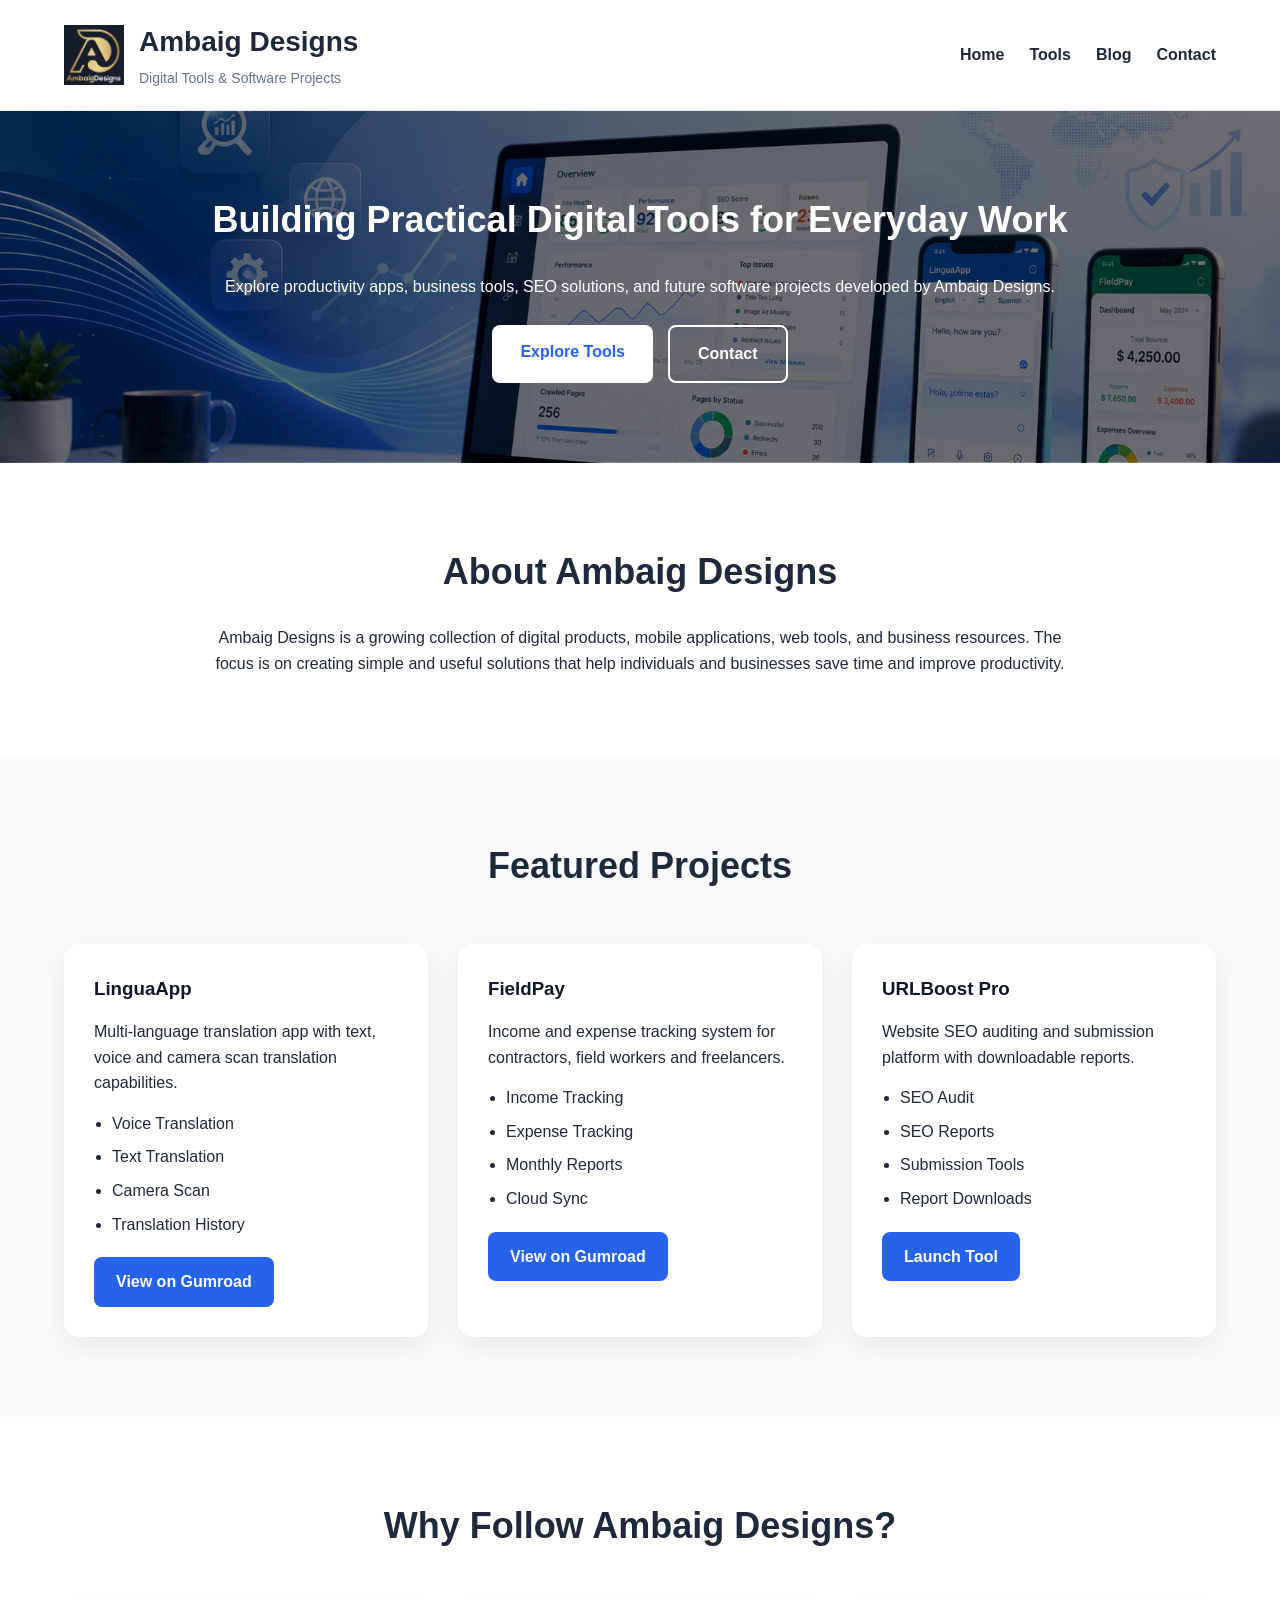
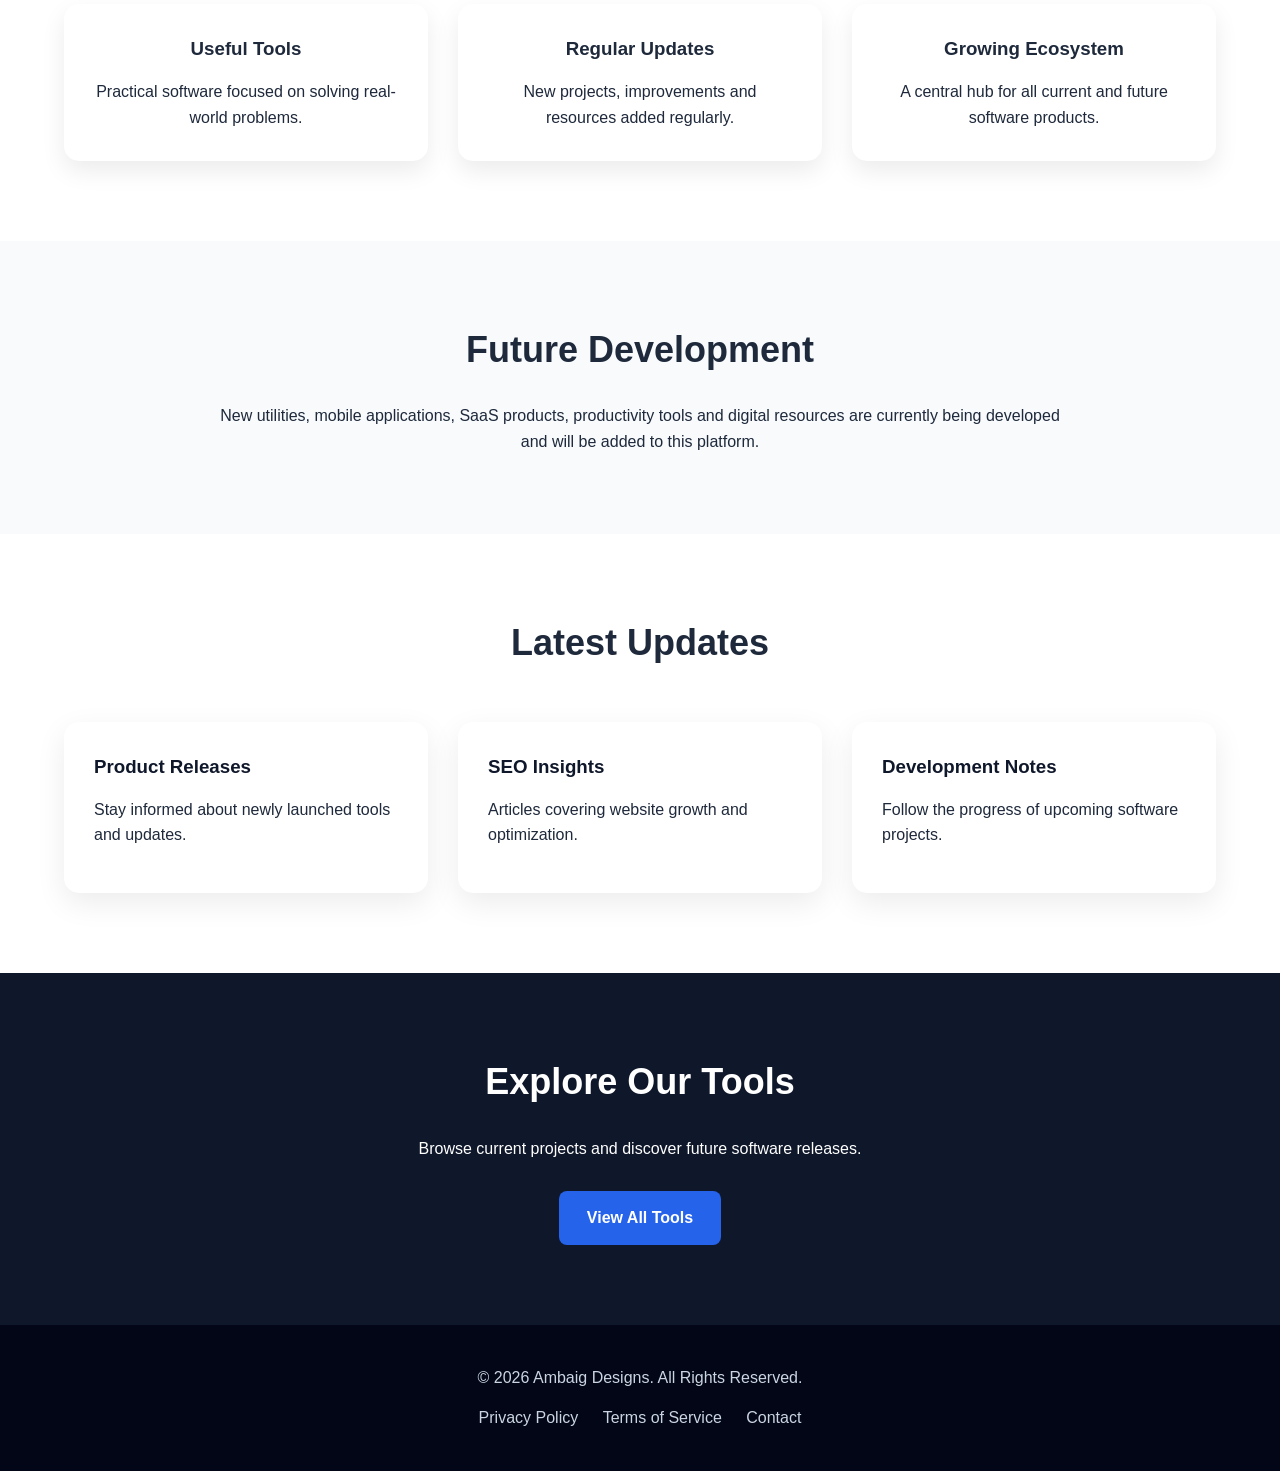
<file: index.html>
<!DOCTYPE html>
<html lang="en">
<head>
<meta charset="UTF-8">
<meta name="viewport" content="width=device-width, initial-scale=1.0">

<title>Ambaig Designs | Digital Tools, Apps & Software Projects</title>

<meta name="description" content="Discover productivity apps, SEO tools, software projects and digital products built by Ambaig Designs including LinguaApp, FieldPay and URLBoost Pro.">

<meta name="keywords" content="Ambaig Designs, LinguaApp, FieldPay, URLBoost Pro, productivity apps, SEO tools, software projects">
<link rel="stylesheet" href="assets/css/style.css">
<link rel="icon" href="favicon.ico">
<link rel="apple-touch-icon" href="apple-touch-icon.png">
<link rel="manifest" href="site.webmanifest">
<meta name="theme-color" content="#2563eb">
</head>

<body>

<header class="header">
    <div class="container">
        <div class="brand">

    <img
        src="assets/images/ambaigdesignslogo.png"
        alt="Ambaig Designs Logo"
        class="logo">

    <div>
        <h1>Ambaig Designs</h1>
        <span>Digital Tools & Software Projects</span>
    </div>

</div>

        <nav>
            <ul>
                <li><a href="index.html">Home</a></li>
                <li><a href="tools.html">Tools</a></li>
                <li><a href="blog.html">Blog</a></li>
                <li><a href="contact.html">Contact</a></li>
            </ul>
        </nav>
    </div>
</header>

<section class="hero1">
    <div class="container">

        <h2>Building Practical Digital Tools for Everyday Work</h2>

        <p>
            Explore productivity apps, business tools, SEO solutions,
            and future software projects developed by Ambaig Designs.
        </p>
        <br>
        <div class="hero-buttons">
            <a href="tools.html" class="btn-primary">Explore Tools</a>
            <a href="contact.html" class="btn-secondary">Contact</a>
        </div>

    </div>
</section>

<section class="intro">
    <div class="container">

        <h2>About Ambaig Designs</h2>

        <p>
            Ambaig Designs is a growing collection of digital products,
            mobile applications, web tools, and business resources.
            The focus is on creating simple and useful solutions that
            help individuals and businesses save time and improve productivity.
        </p>

    </div>
</section>

<section class="projects">
    <div class="container">

        <h2>Featured Projects</h2>

        <div class="grid">

            <div class="card">
                <h3>LinguaApp</h3>

                <p>
                    Multi-language translation app with text, voice
                    and camera scan translation capabilities.
                </p>

                <ul>
                    <li>Voice Translation</li>
                    <li>Text Translation</li>
                    <li>Camera Scan</li>
                    <li>Translation History</li>
                </ul>

                <a href="https://ambaig50.gumroad.com/l/fedtp" class="card-btn">
                    View on Gumroad
                </a>
            </div>

            <div class="card">
                <h3>FieldPay</h3>

                <p>
                    Income and expense tracking system for
                    contractors, field workers and freelancers.
                </p>

                <ul>
                    <li>Income Tracking</li>
                    <li>Expense Tracking</li>
                    <li>Monthly Reports</li>
                    <li>Cloud Sync</li>
                </ul>

                <a href="#" class="card-btn">
                    View on Gumroad
                </a>
            </div>

            <div class="card">
                <h3>URLBoost Pro</h3>

                <p>
                    Website SEO auditing and submission platform
                    with downloadable reports.
                </p>

                <ul>
                    <li>SEO Audit</li>
                    <li>SEO Reports</li>
                    <li>Submission Tools</li>
                    <li>Report Downloads</li>
                </ul>

                <a href="https://urlboost-pro.vercel.app/" class="card-btn">
                    Launch Tool
                </a>
            </div>

        </div>

    </div>
</section>

<section class="features">
    <div class="container">

        <h2>Why Follow Ambaig Designs?</h2>

        <div class="grid">

            <div class="feature-box">
                <h3>Useful Tools</h3>
                <p>
                    Practical software focused on solving real-world problems.
                </p>
            </div>

            <div class="feature-box">
                <h3>Regular Updates</h3>
                <p>
                    New projects, improvements and resources added regularly.
                </p>
            </div>

            <div class="feature-box">
                <h3>Growing Ecosystem</h3>
                <p>
                    A central hub for all current and future software products.
                </p>
            </div>

        </div>

    </div>
</section>

<section class="roadmap">
    <div class="container">

        <h2>Future Development</h2>

        <p>
            New utilities, mobile applications, SaaS products,
            productivity tools and digital resources are currently
            being developed and will be added to this platform.
        </p>

    </div>
</section>

<section class="updates">
    <div class="container">

        <h2>Latest Updates</h2>

        <div class="grid">

            <div class="card">
                <h3>Product Releases</h3>
                <p>
                    Stay informed about newly launched tools and updates.
                </p>
            </div>

            <div class="card">
                <h3>SEO Insights</h3>
                <p>
                    Articles covering website growth and optimization.
                </p>
            </div>

            <div class="card">
                <h3>Development Notes</h3>
                <p>
                    Follow the progress of upcoming software projects.
                </p>
            </div>

        </div>

    </div>
</section>

<section class="cta">
    <div class="container">

        <h2>Explore Our Tools</h2>

        <p>
            Browse current projects and discover future software releases.
        </p>

        <a href="tools.html" class="btn-primary">
            View All Tools
        </a>

    </div>
</section>

<footer class="footer">

    <div class="container">

        <p>© 2026 Ambaig Designs. All Rights Reserved.</p>

        <div class="footer-links">
            <a href="privacy.html">Privacy Policy</a>
            <a href="terms.html">Terms of Service</a>
            <a href="contact.html">Contact</a>
        </div>

    </div>

</footer>

</body>
</html>
</file>
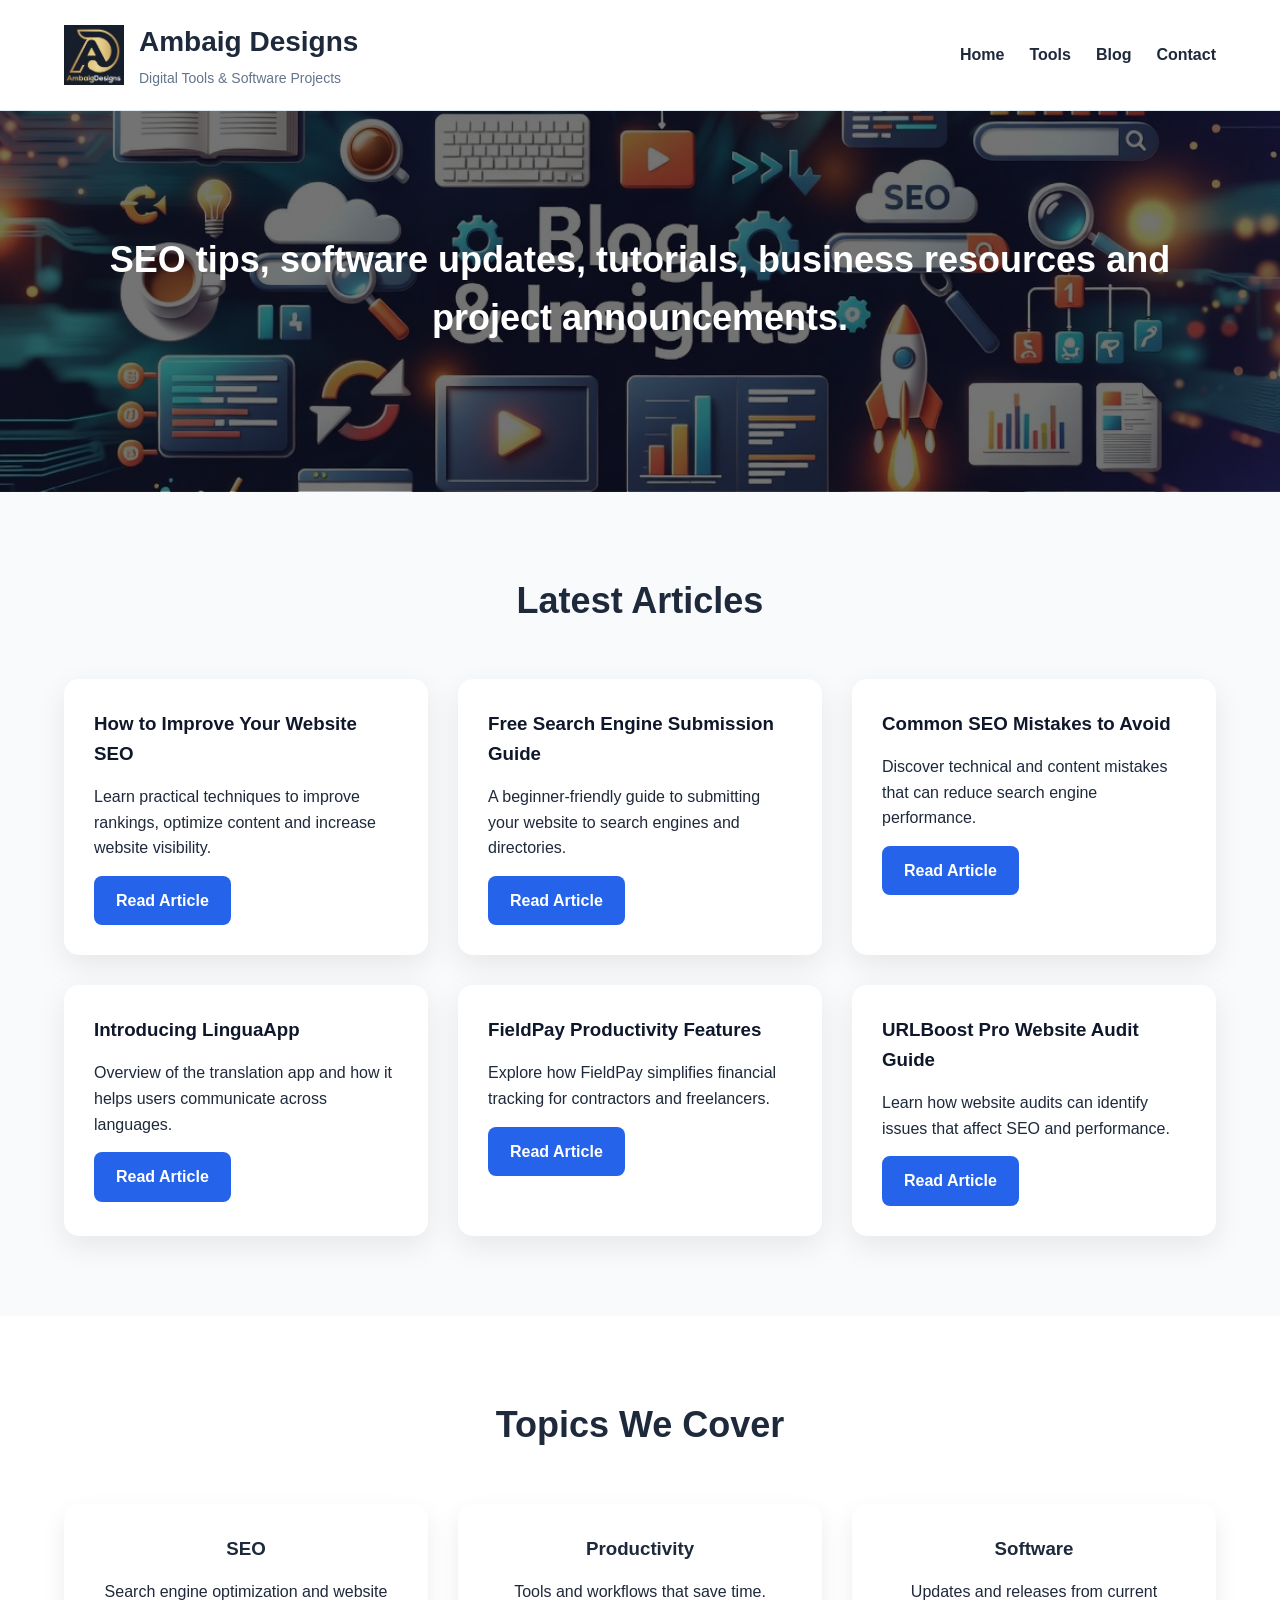
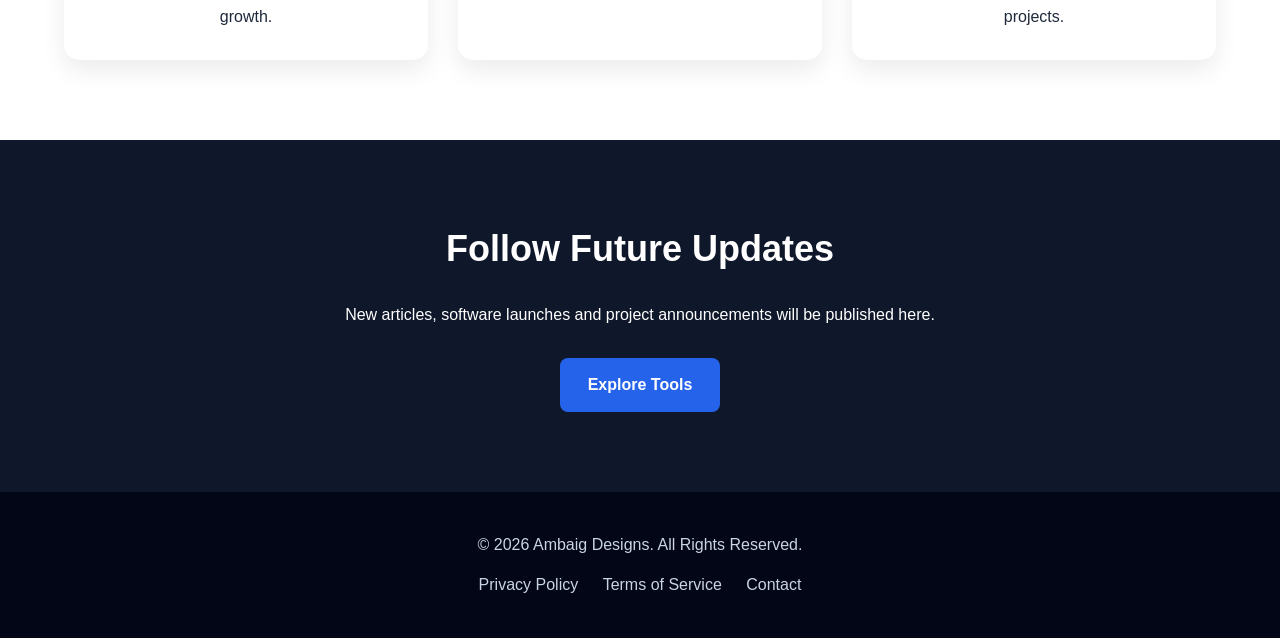
<file: blog.html>
<!DOCTYPE html>
<html lang="en">
<head>
<meta charset="UTF-8">
<meta name="viewport" content="width=device-width, initial-scale=1.0">

<title>Blog | Ambaig Designs</title>

<meta name="description" content="Insights, tutorials, SEO tips, product updates and digital business resources from Ambaig Designs.">

<meta name="keywords" content="SEO blog, productivity tips, software updates, digital business, Ambaig Designs">

<link rel="stylesheet" href="assets/css/style.css">

<link rel="manifest" href="site.webmanifest">

<link rel="icon" href="favicon.ico">

<meta name="theme-color" content="#2563eb">

</head>

<body>

<header class="header">
<div class="container">

<div class="brand">

<img src="assets/images/ambaigdesignslogo.png"
alt="Ambaig Designs"
class="logo">

<div>
<h1>Ambaig Designs</h1>
<span>Digital Tools & Software Projects</span>
</div>

</div>

<nav>
<ul>
<li><a href="index.html">Home</a></li>
<li><a href="tools.html">Tools</a></li>
<li><a href="blog.html">Blog</a></li>
<li><a href="contact.html">Contact</a></li>
</ul>
</nav>

</div>
</header>

<section class="hero3">

<div class="container">

<h2>SEO tips, software updates, tutorials,
business resources and project announcements.
</h2>

</div>

</section>

<section class="projects">

<div class="container">

<h2>Latest Articles</h2>

<div class="grid">

<div class="card">

<h3>How to Improve Your Website SEO</h3>

<p>
Learn practical techniques to improve rankings,
optimize content and increase website visibility.
</p>

<a href="blog/improve-website-seo.html" class="card-btn">
Read Article
</a>

</div>

<div class="card">

<h3>Free Search Engine Submission Guide</h3>

<p>
A beginner-friendly guide to submitting your
website to search engines and directories.
</p>

<a href="blog/free-search-engine-submission-guide.html" class="card-btn">
Read Article
</a>

</div>

<div class="card">

<h3>Common SEO Mistakes to Avoid</h3>

<p>
Discover technical and content mistakes that
can reduce search engine performance.
</p>

<a href="blog/common-seo-mistakes.html" class="card-btn">
Read Article
</a>

</div>

<div class="card">

<h3>Introducing LinguaApp</h3>

<p>
Overview of the translation app and how it
helps users communicate across languages.
</p>

<a href="blog/linguaapp-overview.html" class="card-btn">
Read Article
</a>

</div>

<div class="card">

<h3>FieldPay Productivity Features</h3>

<p>
Explore how FieldPay simplifies financial
tracking for contractors and freelancers.
</p>

<a href="blog/fieldpay-features.html" class="card-btn">
Read Article
</a>

</div>

<div class="card">

<h3>URLBoost Pro Website Audit Guide</h3>

<p>
Learn how website audits can identify issues
that affect SEO and performance.
</p>

<a href="blog/urlboost-pro-guide.html" class="card-btn">
Read Article
</a>

</div>

</div>

</div>

</section>

<section class="features">

<div class="container">

<h2>Topics We Cover</h2>

<div class="grid">

<div class="feature-box">
<h3>SEO</h3>
<p>Search engine optimization and website growth.</p>
</div>

<div class="feature-box">
<h3>Productivity</h3>
<p>Tools and workflows that save time.</p>
</div>

<div class="feature-box">
<h3>Software</h3>
<p>Updates and releases from current projects.</p>
</div>

</div>

</div>

</section>

<section class="cta">

<div class="container">

<h2>Follow Future Updates</h2>

<p>
New articles, software launches and project
announcements will be published here.
</p>

<a href="tools.html" class="btn-primary">
Explore Tools
</a>

</div>

</section>

<footer class="footer">

<div class="container">

<p>
© 2026 Ambaig Designs. All Rights Reserved.
</p>

<div class="footer-links">

<a href="privacy.html">Privacy Policy</a>

<a href="terms.html">Terms of Service</a>

<a href="contact.html">Contact</a>

</div>

</div>

</footer>

</body>
</html>
</file>
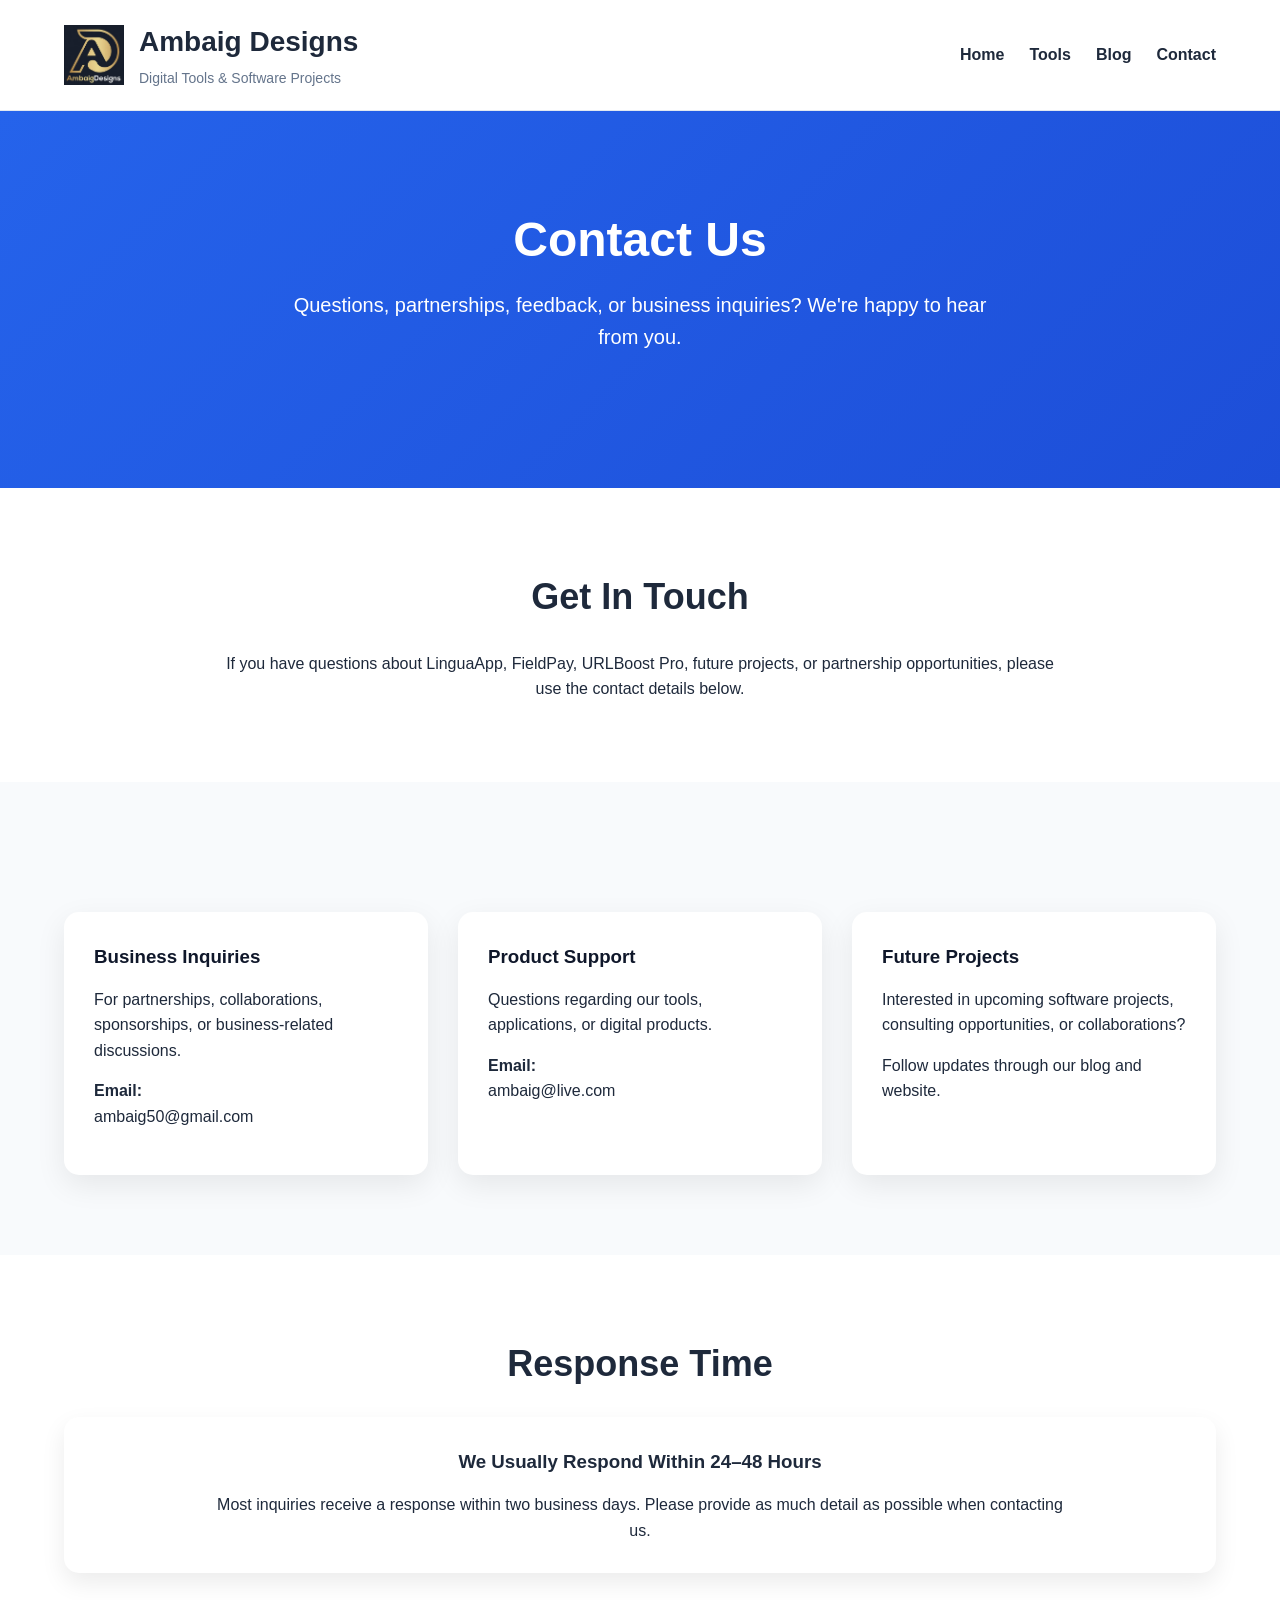
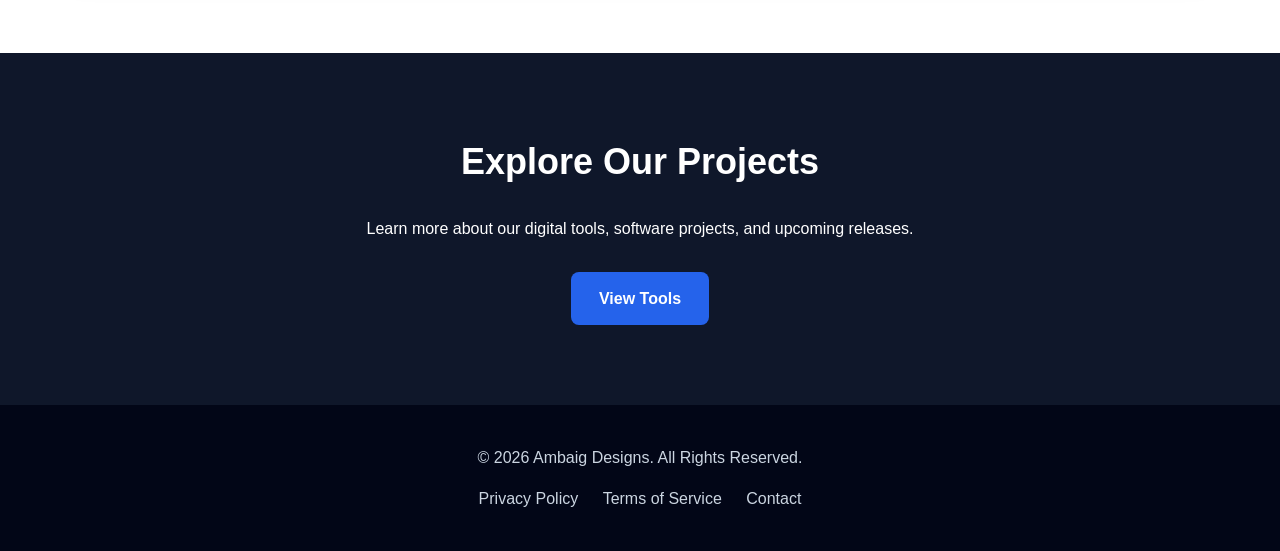
<file: contact.html>
<!DOCTYPE html>
<html lang="en">
<head>
<meta charset="UTF-8">
<meta name="viewport" content="width=device-width, initial-scale=1.0">

<title>Contact | Ambaig Designs</title>

<meta name="description" content="Contact Ambaig Designs for business inquiries, partnerships, product questions, and support.">

<link rel="stylesheet" href="assets/css/style.css">
<link rel="manifest" href="site.webmanifest">
<link rel="icon" href="favicon.ico">
<meta name="theme-color" content="#2563eb">

</head>

<body>

<header class="header">

<div class="container">

<div class="brand">

<img src="assets/images/ambaigdesignslogo.png"
alt="Ambaig Designs"
class="logo">

<div>
<h1>Ambaig Designs</h1>
<span>Digital Tools & Software Projects</span>
</div>

</div>

<nav>
<ul>
<li><a href="index.html">Home</a></li>
<li><a href="tools.html">Tools</a></li>
<li><a href="blog.html">Blog</a></li>
<li><a href="contact.html">Contact</a></li>
</ul>
</nav>

</div>

</header>

<section class="hero">

<div class="container">

<h2>Contact Us</h2>

<p>
Questions, partnerships, feedback, or business inquiries?
We're happy to hear from you.
</p>

</div>

</section>

<section class="intro">

<div class="container">

<h2>Get In Touch</h2>

<p>
If you have questions about LinguaApp, FieldPay,
URLBoost Pro, future projects, or partnership opportunities,
please use the contact details below.
</p>

</div>

</section>

<section class="projects">

<div class="container">

<div class="grid">

<div class="card">

<h3>Business Inquiries</h3>

<p>
For partnerships, collaborations, sponsorships,
or business-related discussions.
</p>

<p>
<strong>Email:</strong><br>
ambaig50@gmail.com
</p>

</div>

<div class="card">

<h3>Product Support</h3>

<p>
Questions regarding our tools, applications,
or digital products.
</p>

<p>
<strong>Email:</strong><br>
ambaig@live.com
</p>

</div>

<div class="card">

<h3>Future Projects</h3>

<p>
Interested in upcoming software projects,
consulting opportunities, or collaborations?
</p>

<p>
Follow updates through our blog and website.
</p>

</div>

</div>

</div>

</section>

<section class="features">

<div class="container">

<h2>Response Time</h2>

<div class="feature-box">

<h3>We Usually Respond Within 24–48 Hours</h3>

<p>
Most inquiries receive a response within two business days.
Please provide as much detail as possible when contacting us.
</p>

</div>

</div>

</section>

<section class="cta">

<div class="container">

<h2>Explore Our Projects</h2>

<p>
Learn more about our digital tools, software projects,
and upcoming releases.
</p>

<a href="tools.html" class="btn-primary">
View Tools
</a>

</div>

</section>

<footer class="footer">

<div class="container">

<p>
© 2026 Ambaig Designs. All Rights Reserved.
</p>

<div class="footer-links">

<a href="privacy.html">Privacy Policy</a>

<a href="terms.html">Terms of Service</a>

<a href="contact.html">Contact</a>

</div>

</div>

</footer>

</body>
</html>
</file>
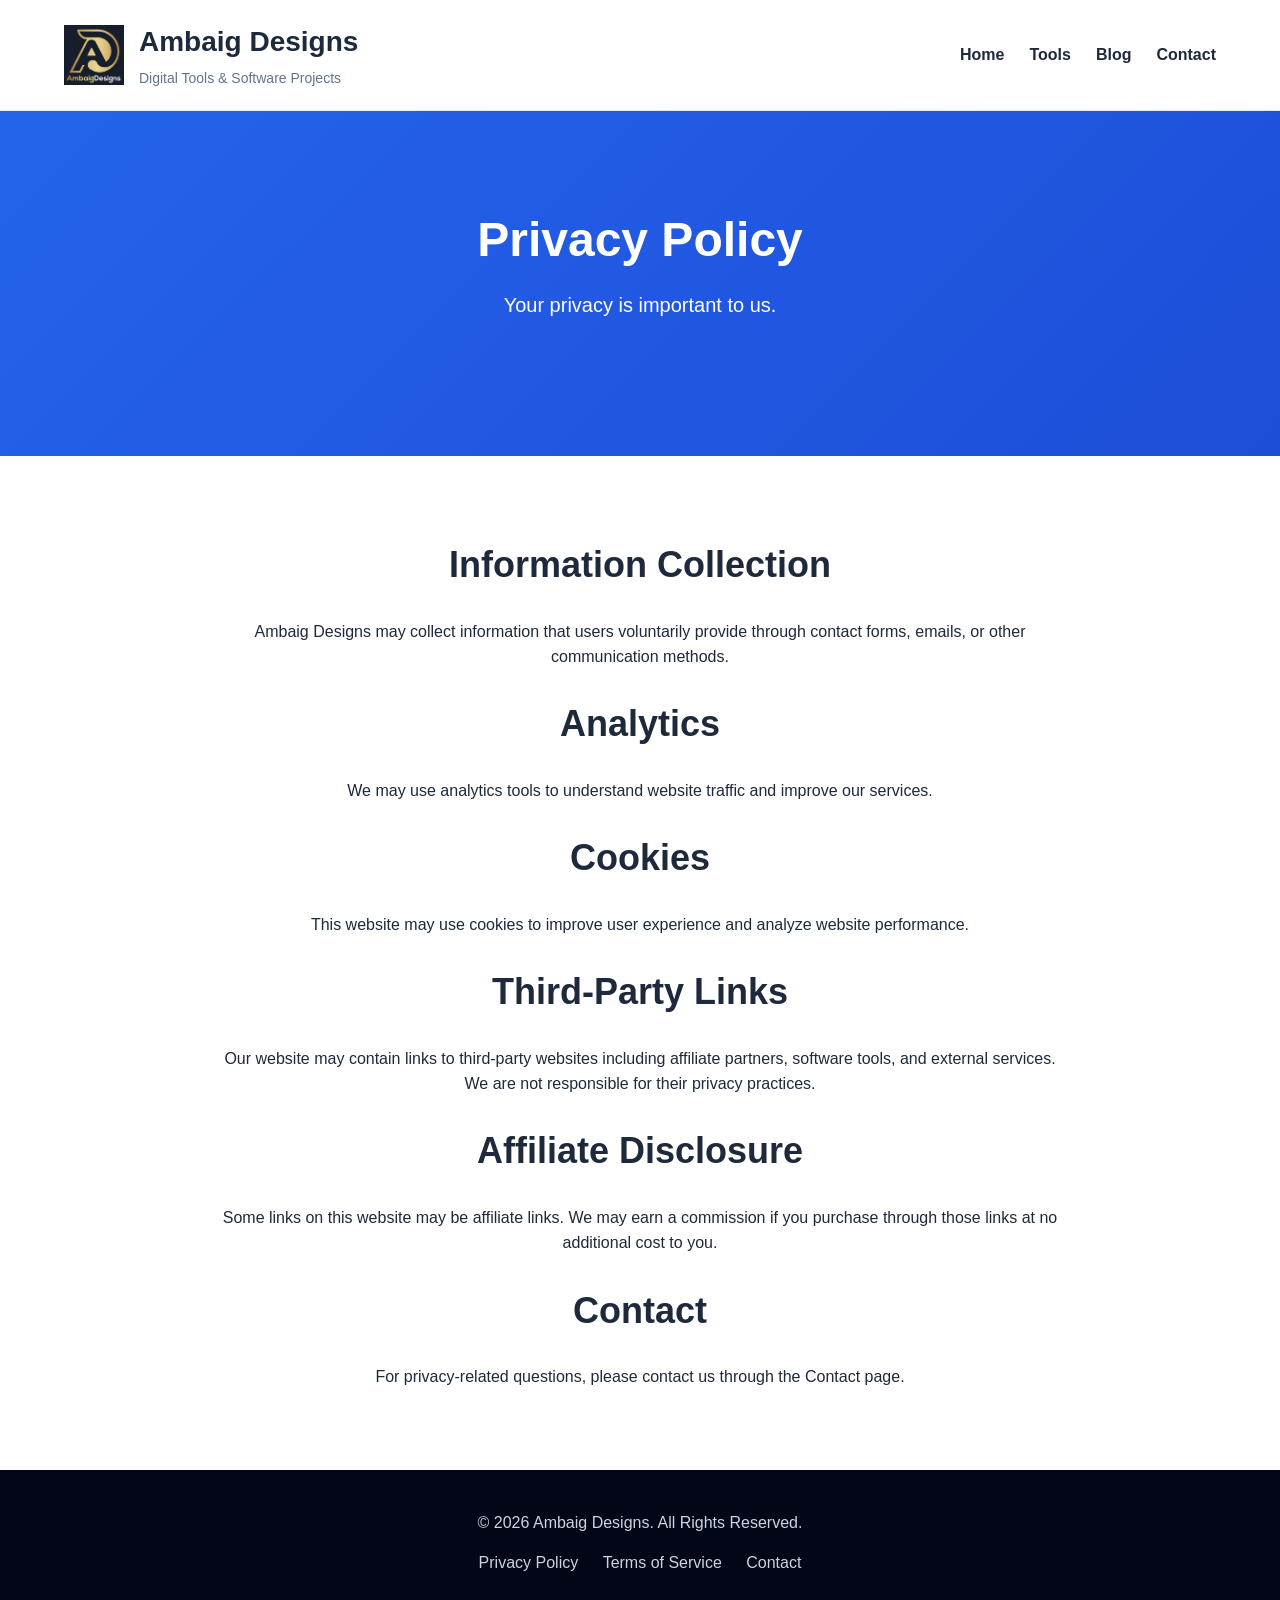
<file: privacy.html>
<!DOCTYPE html>
<html lang="en">
<head>
<meta charset="UTF-8">
<meta name="viewport" content="width=device-width, initial-scale=1.0">

<title>Privacy Policy | Ambaig Designs</title>

<meta name="description" content="Privacy Policy for Ambaig Designs.">

<link rel="stylesheet" href="assets/css/style.css">
<link rel="manifest" href="site.webmanifest">
<link rel="icon" href="favicon.ico">
</head>

<body>

<header class="header">
<div class="container">

<div class="brand">
<img src="assets/images/ambaigdesignslogo.png"
alt="Ambaig Designs"
class="logo">

<div>
<h1>Ambaig Designs</h1>
<span>Digital Tools & Software Projects</span>
</div>
</div>

<nav>
<ul>
<li><a href="index.html">Home</a></li>
<li><a href="tools.html">Tools</a></li>
<li><a href="blog.html">Blog</a></li>
<li><a href="contact.html">Contact</a></li>
</ul>
</nav>

</div>
</header>

<section class="hero">
<div class="container">
<h2>Privacy Policy</h2>
<p>Your privacy is important to us.</p>
</div>
</section>

<section class="intro">
<div class="container">

<h2>Information Collection</h2>

<p>
Ambaig Designs may collect information that users voluntarily provide through contact forms, emails, or other communication methods.
</p>

<br>

<h2>Analytics</h2>

<p>
We may use analytics tools to understand website traffic and improve our services.
</p>

<br>

<h2>Cookies</h2>

<p>
This website may use cookies to improve user experience and analyze website performance.
</p>

<br>

<h2>Third-Party Links</h2>

<p>
Our website may contain links to third-party websites including affiliate partners, software tools, and external services. We are not responsible for their privacy practices.
</p>

<br>

<h2>Affiliate Disclosure</h2>

<p>
Some links on this website may be affiliate links. We may earn a commission if you purchase through those links at no additional cost to you.
</p>

<br>

<h2>Contact</h2>

<p>
For privacy-related questions, please contact us through the Contact page.
</p>

</div>
</section>

<footer class="footer">
<div class="container">
<p>© 2026 Ambaig Designs. All Rights Reserved.</p>

<div class="footer-links">
<a href="privacy.html">Privacy Policy</a>
<a href="terms.html">Terms of Service</a>
<a href="contact.html">Contact</a>
</div>

</div>
</footer>

</body>
</html>
</file>
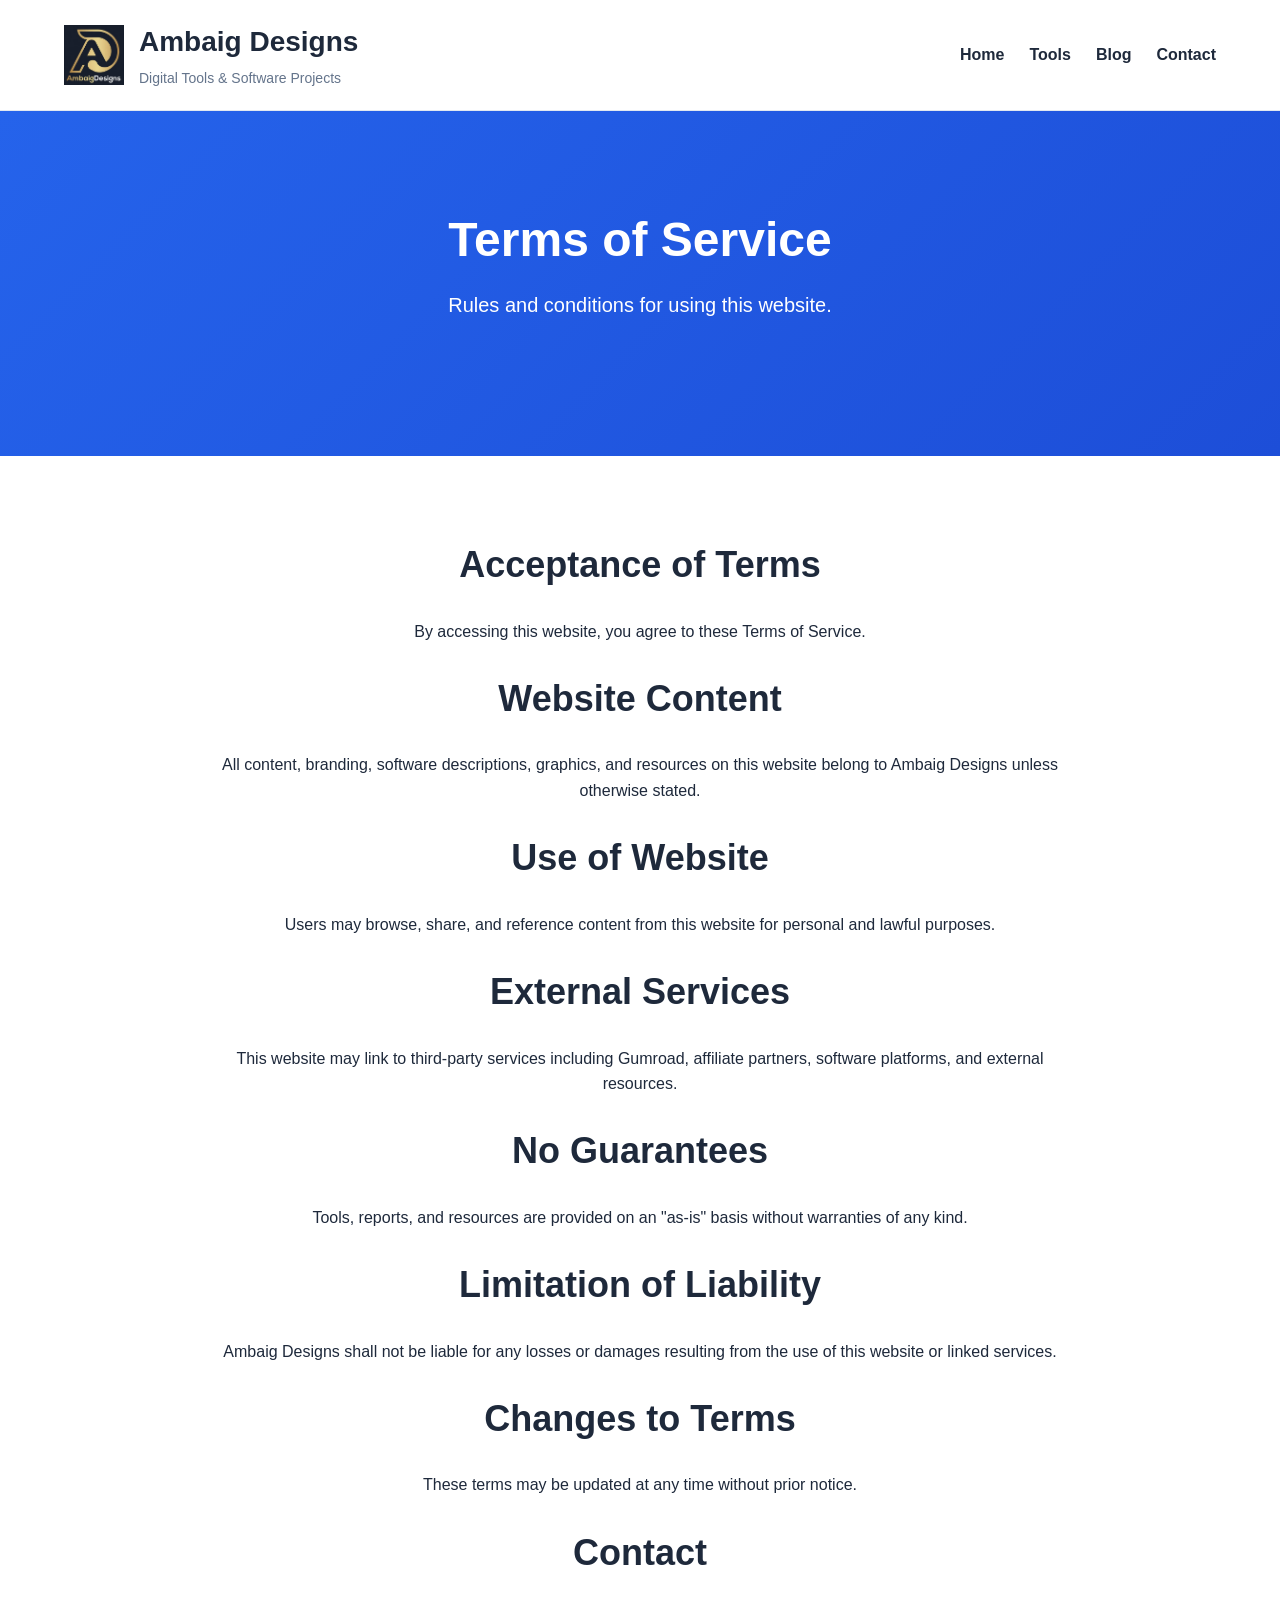
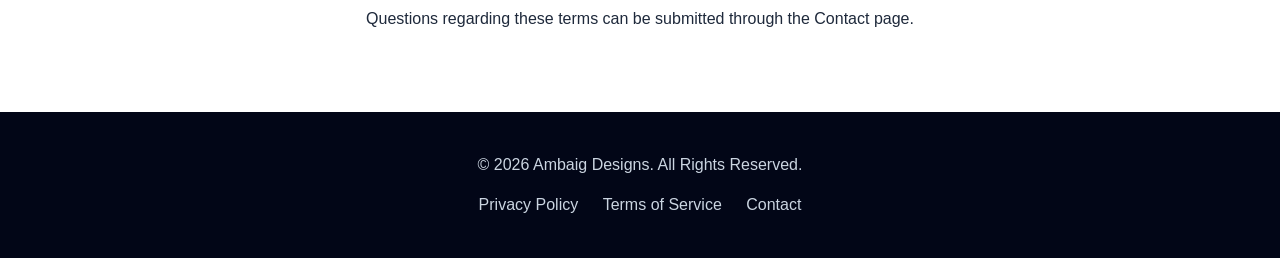
<file: terms.html>
<!DOCTYPE html>
<html lang="en">
<head>
<meta charset="UTF-8">
<meta name="viewport" content="width=device-width, initial-scale=1.0">

<title>Terms of Service | Ambaig Designs</title>

<meta name="description" content="Terms of Service for Ambaig Designs.">

<link rel="stylesheet" href="assets/css/style.css">
<link rel="manifest" href="site.webmanifest">
<link rel="icon" href="favicon.ico">
</head>

<body>

<header class="header">
<div class="container">

<div class="brand">
<img src="assets/images/ambaigdesignslogo.png"
alt="Ambaig Designs"
class="logo">

<div>
<h1>Ambaig Designs</h1>
<span>Digital Tools & Software Projects</span>
</div>
</div>

<nav>
<ul>
<li><a href="index.html">Home</a></li>
<li><a href="tools.html">Tools</a></li>
<li><a href="blog.html">Blog</a></li>
<li><a href="contact.html">Contact</a></li>
</ul>
</nav>

</div>
</header>

<section class="hero">
<div class="container">
<h2>Terms of Service</h2>
<p>Rules and conditions for using this website.</p>
</div>
</section>

<section class="intro">
<div class="container">

<h2>Acceptance of Terms</h2>

<p>
By accessing this website, you agree to these Terms of Service.
</p>

<br>

<h2>Website Content</h2>

<p>
All content, branding, software descriptions, graphics, and resources on this website belong to Ambaig Designs unless otherwise stated.
</p>

<br>

<h2>Use of Website</h2>

<p>
Users may browse, share, and reference content from this website for personal and lawful purposes.
</p>

<br>

<h2>External Services</h2>

<p>
This website may link to third-party services including Gumroad, affiliate partners, software platforms, and external resources.
</p>

<br>

<h2>No Guarantees</h2>

<p>
Tools, reports, and resources are provided on an "as-is" basis without warranties of any kind.
</p>

<br>

<h2>Limitation of Liability</h2>

<p>
Ambaig Designs shall not be liable for any losses or damages resulting from the use of this website or linked services.
</p>

<br>

<h2>Changes to Terms</h2>

<p>
These terms may be updated at any time without prior notice.
</p>

<br>

<h2>Contact</h2>

<p>
Questions regarding these terms can be submitted through the Contact page.
</p>

</div>
</section>

<footer class="footer">
<div class="container">

<p>© 2026 Ambaig Designs. All Rights Reserved.</p>

<div class="footer-links">
<a href="privacy.html">Privacy Policy</a>
<a href="terms.html">Terms of Service</a>
<a href="contact.html">Contact</a>
</div>

</div>
</footer>

</body>
</html>
</file>
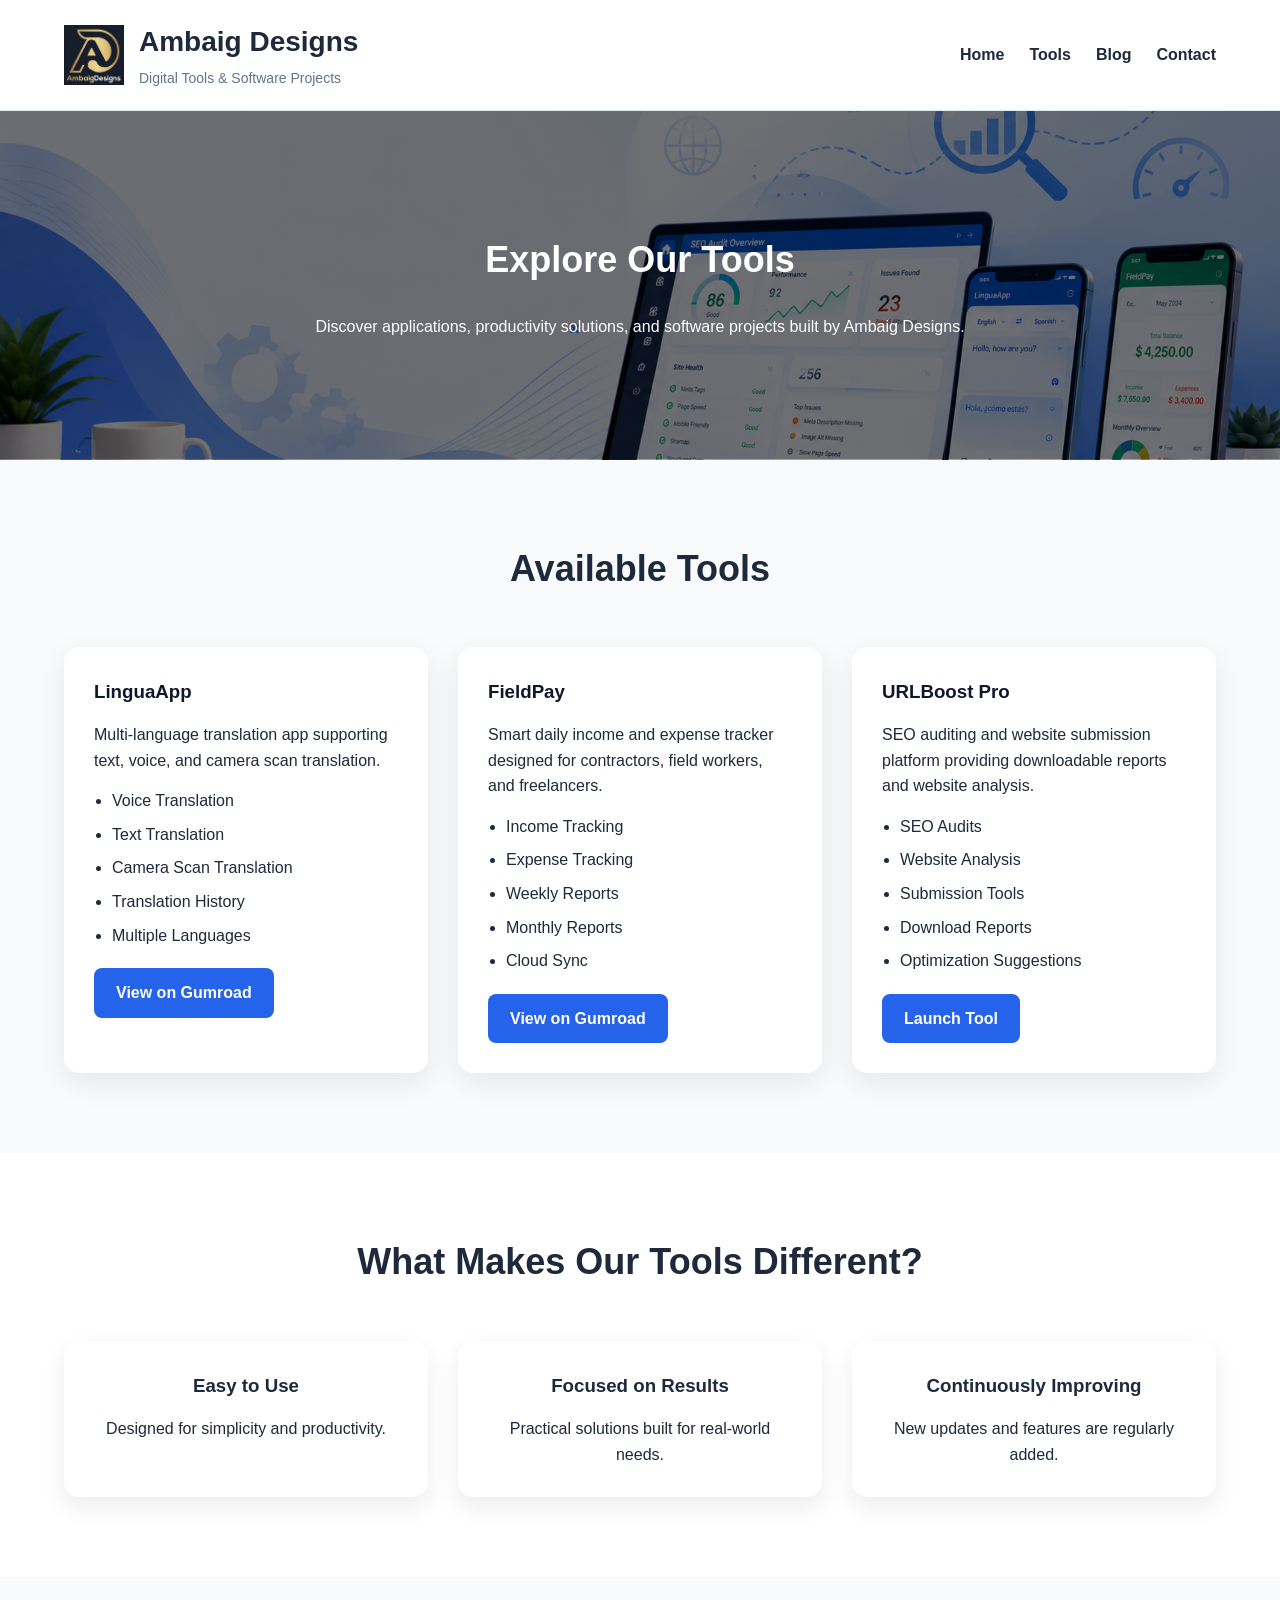
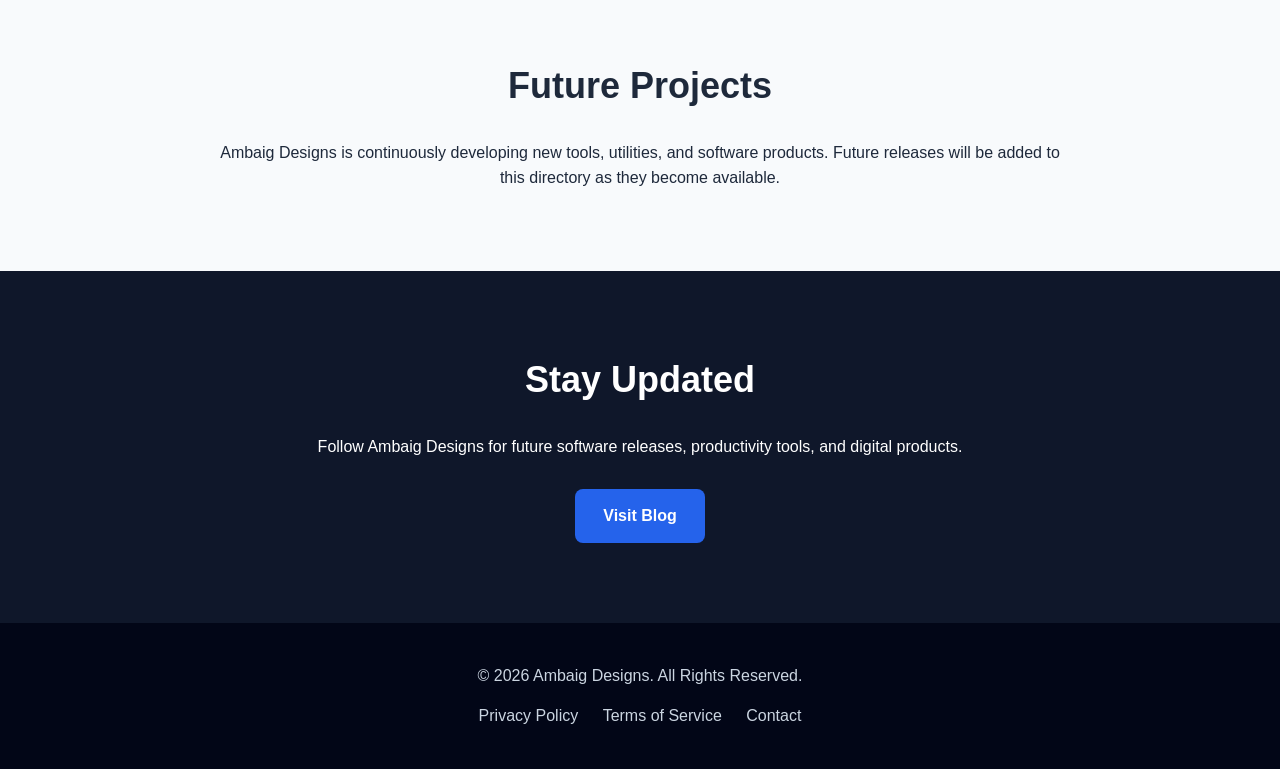
<file: tools.html>
<!DOCTYPE html>
<html lang="en">
<head>
<meta charset="UTF-8">
<meta name="viewport" content="width=device-width, initial-scale=1.0">

<title>Tools | Ambaig Designs</title>

<meta name="description" content="Explore digital tools and software projects by Ambaig Designs including LinguaApp, FieldPay and URLBoost Pro.">

<meta name="keywords" content="LinguaApp, FieldPay, URLBoost Pro, productivity tools, translation app, SEO tools">

<link rel="stylesheet" href="assets/css/style.css">

<link rel="manifest" href="site.webmanifest">

<link rel="icon" href="favicon.ico">

<meta name="theme-color" content="#2563eb">

</head>

<body>

<header class="header">
    <div class="container">

        <div class="brand">

            <img
                src="assets/images/ambaigdesignslogo.png"
                alt="Ambaig Designs"
                class="logo">

            <div>
                <h1>Ambaig Designs</h1>
                <span>Digital Tools & Software Projects</span>
            </div>

        </div>

        <nav>
            <ul>
                <li><a href="index.html">Home</a></li>
                <li><a href="tools.html">Tools</a></li>
                <li><a href="blog.html">Blog</a></li>
                <li><a href="contact.html">Contact</a></li>
            </ul>
        </nav>

    </div>
</header>

<section class="hero2">

    <div class="container">

        <h2>Explore Our Tools</h2>

        <p>
            Discover applications, productivity solutions,
            and software projects built by Ambaig Designs.
        </p>

    </div>

</section>

<section class="projects">

    <div class="container">

        <h2>Available Tools</h2>

        <div class="grid">

            <div class="card">

                <h3>LinguaApp</h3>

                <p>
                    Multi-language translation app supporting
                    text, voice, and camera scan translation.
                </p>

                <ul>
                    <li>Voice Translation</li>
                    <li>Text Translation</li>
                    <li>Camera Scan Translation</li>
                    <li>Translation History</li>
                    <li>Multiple Languages</li>
                </ul>

                <a href="https://ambaig50.gumroad.com/l/fedtp"
                   class="card-btn">
                    View on Gumroad
                </a>

            </div>

            <div class="card">

                <h3>FieldPay</h3>

                <p>
                    Smart daily income and expense tracker
                    designed for contractors, field workers,
                    and freelancers.
                </p>

                <ul>
                    <li>Income Tracking</li>
                    <li>Expense Tracking</li>
                    <li>Weekly Reports</li>
                    <li>Monthly Reports</li>
                    <li>Cloud Sync</li>
                </ul>

                <a href="#"
                   class="card-btn">
                    View on Gumroad
                </a>

            </div>

            <div class="card">

                <h3>URLBoost Pro</h3>

                <p>
                    SEO auditing and website submission platform
                    providing downloadable reports and website analysis.
                </p>

                <ul>
                    <li>SEO Audits</li>
                    <li>Website Analysis</li>
                    <li>Submission Tools</li>
                    <li>Download Reports</li>
                    <li>Optimization Suggestions</li>
                </ul>

                <a href="https://urlboost-pro.vercel.app/"
                   target="_blank"
                   class="card-btn">
                    Launch Tool
                </a>

            </div>

        </div>

    </div>

</section>

<section class="features">

    <div class="container">

        <h2>What Makes Our Tools Different?</h2>

        <div class="grid">

            <div class="feature-box">

                <h3>Easy to Use</h3>

                <p>
                    Designed for simplicity and productivity.
                </p>

            </div>

            <div class="feature-box">

                <h3>Focused on Results</h3>

                <p>
                    Practical solutions built for real-world needs.
                </p>

            </div>

            <div class="feature-box">

                <h3>Continuously Improving</h3>

                <p>
                    New updates and features are regularly added.
                </p>

            </div>

        </div>

    </div>

</section>

<section class="roadmap">

    <div class="container">

        <h2>Future Projects</h2>

        <p>
            Ambaig Designs is continuously developing new tools,
            utilities, and software products. Future releases will
            be added to this directory as they become available.
        </p>

    </div>

</section>

<section class="cta">

    <div class="container">

        <h2>Stay Updated</h2>

        <p>
            Follow Ambaig Designs for future software releases,
            productivity tools, and digital products.
        </p>

        <a href="blog.html"
           class="btn-primary">
            Visit Blog
        </a>

    </div>

</section>

<footer class="footer">

    <div class="container">

        <p>
            © 2026 Ambaig Designs. All Rights Reserved.
        </p>

        <div class="footer-links">

            <a href="privacy.html">
                Privacy Policy
            </a>

            <a href="terms.html">
                Terms of Service
            </a>

            <a href="contact.html">
                Contact
            </a>

        </div>

    </div>

</footer>

</body>
</html>
</file>
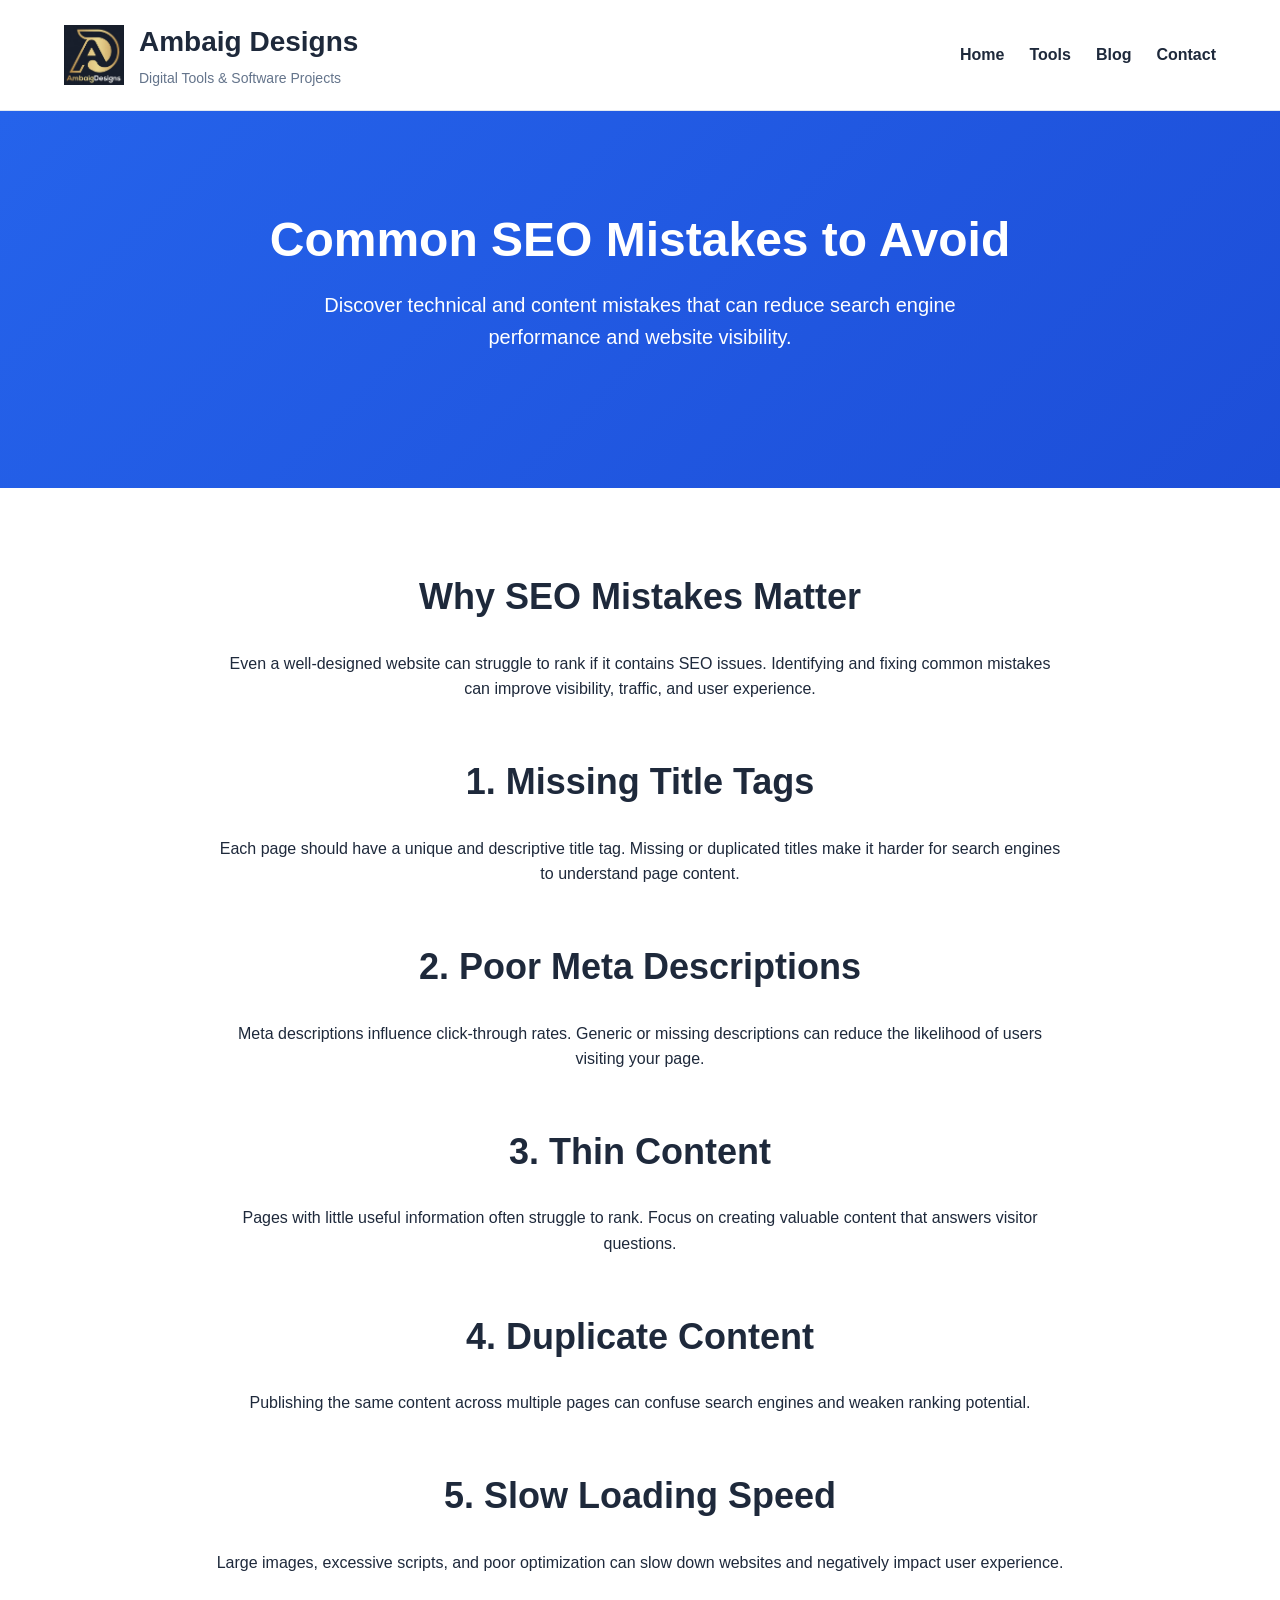
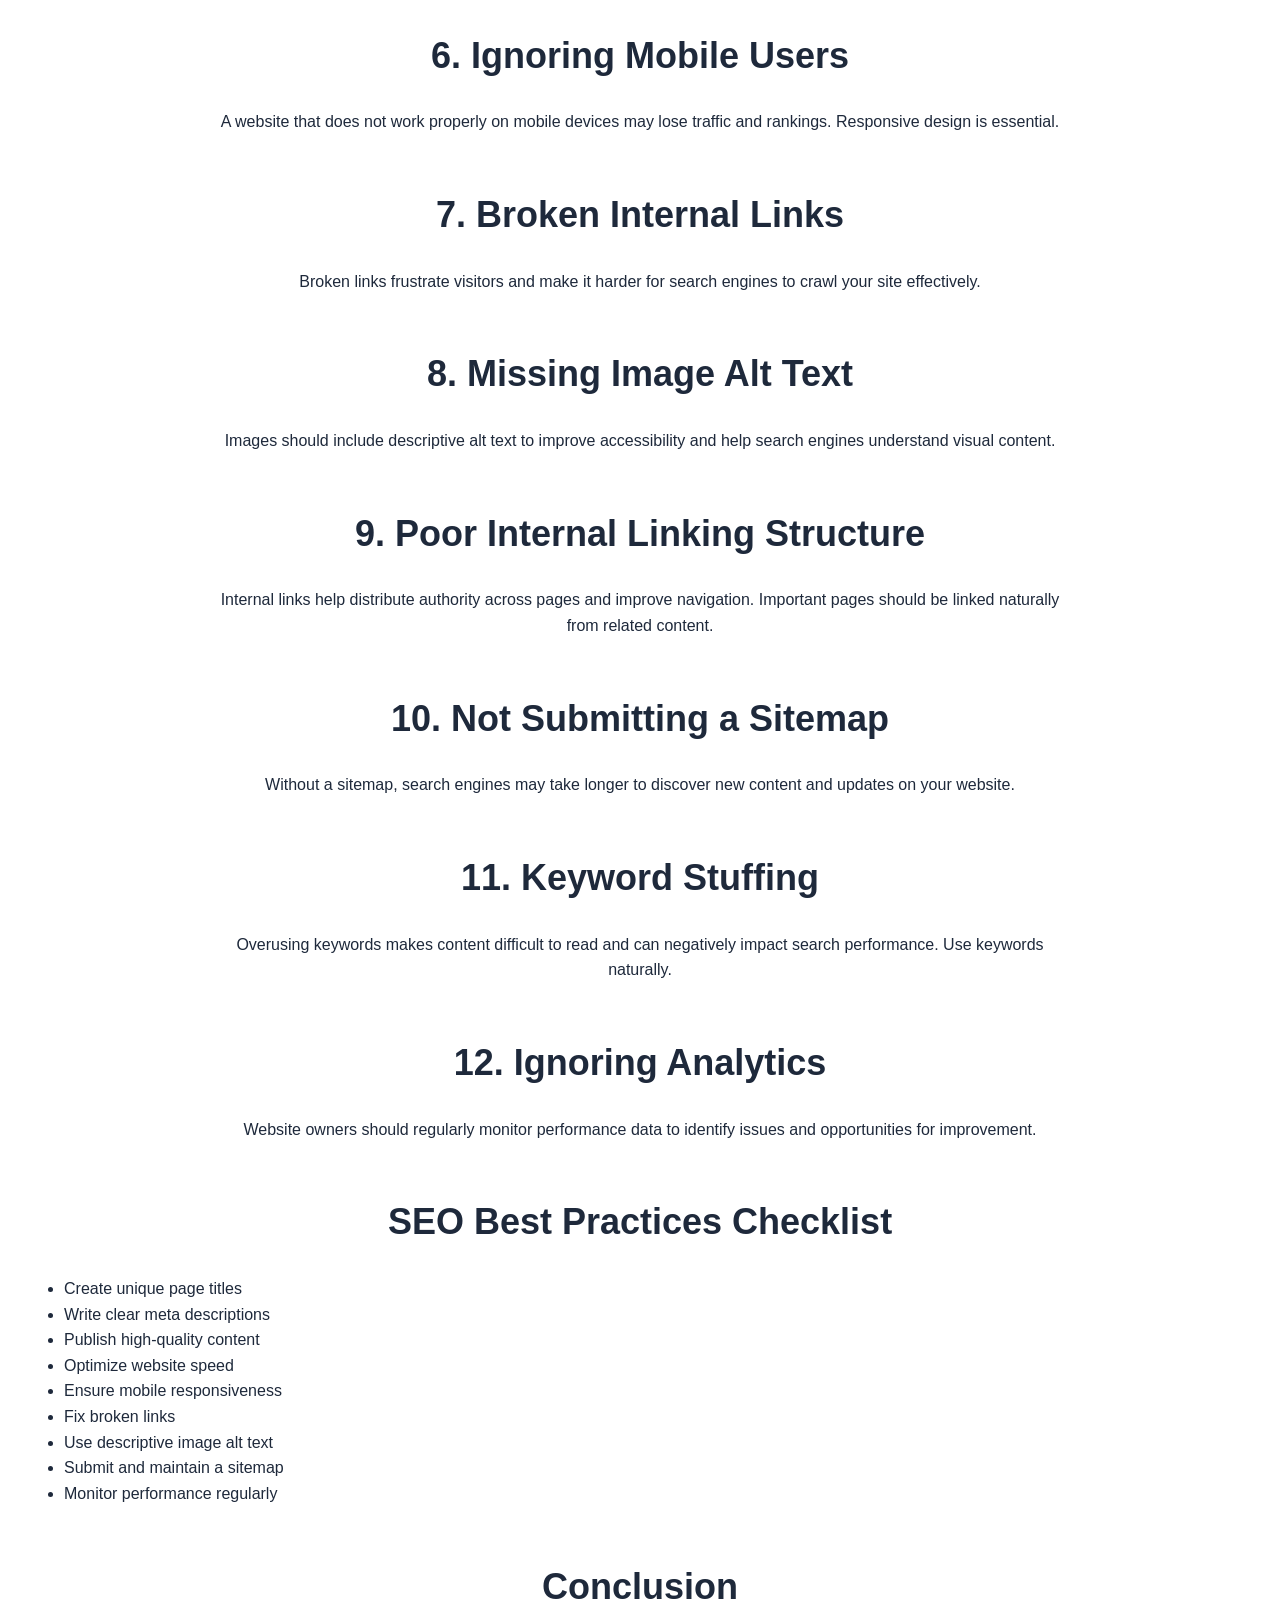
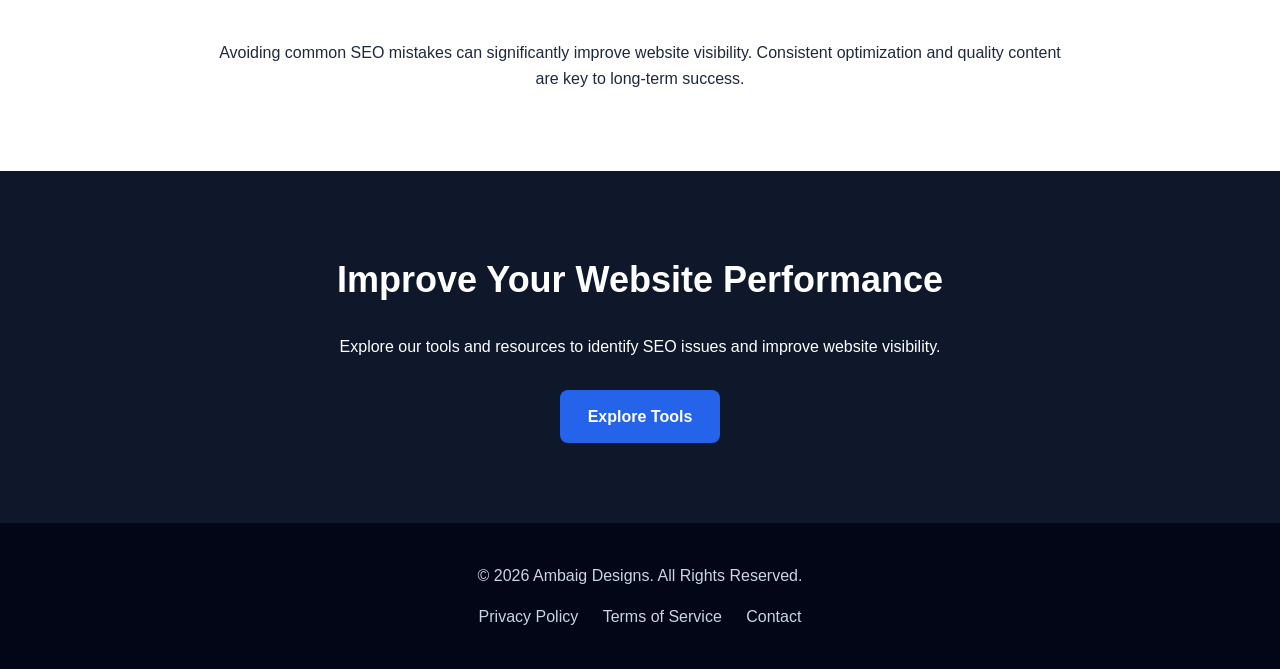
<file: blog/common-seo-mistakes.html>
<!DOCTYPE html>
<html lang="en">
<head>
<meta charset="UTF-8">
<meta name="viewport" content="width=device-width, initial-scale=1.0">

<title>Common SEO Mistakes to Avoid | Ambaig Designs</title>

<meta name="description" content="Discover common technical and content-related SEO mistakes that can reduce search engine visibility and website performance.">

<meta name="keywords" content="SEO mistakes, technical SEO, website optimization, search engine rankings, SEO guide">

<link rel="stylesheet" href="../assets/css/style.css">
<link rel="manifest" href="../site.webmanifest">
<link rel="icon" href="../favicon.ico">

</head>

<body>

<header class="header">
<div class="container">

<div class="brand">

<img src="../assets/images/ambaigdesignslogo.png"
alt="Ambaig Designs"
class="logo">

<div>
<h1>Ambaig Designs</h1>
<span>Digital Tools & Software Projects</span>
</div>

</div>

<nav>
<ul>
<li><a href="../index.html">Home</a></li>
<li><a href="../tools.html">Tools</a></li>
<li><a href="../blog.html">Blog</a></li>
<li><a href="../contact.html">Contact</a></li>
</ul>
</nav>

</div>
</header>

<section class="hero">

<div class="container">

<h2>Common SEO Mistakes to Avoid</h2>

<p>
Discover technical and content mistakes that can reduce
search engine performance and website visibility.
</p>

</div>

</section>

<section class="intro">

<div class="container">

<h2>Why SEO Mistakes Matter</h2>

<p>
Even a well-designed website can struggle to rank if it contains SEO issues. Identifying and fixing common mistakes can improve visibility, traffic, and user experience.
</p>

<br><br>

<h2>1. Missing Title Tags</h2>

<p>
Each page should have a unique and descriptive title tag. Missing or duplicated titles make it harder for search engines to understand page content.
</p>

<br><br>

<h2>2. Poor Meta Descriptions</h2>

<p>
Meta descriptions influence click-through rates. Generic or missing descriptions can reduce the likelihood of users visiting your page.
</p>

<br><br>

<h2>3. Thin Content</h2>

<p>
Pages with little useful information often struggle to rank. Focus on creating valuable content that answers visitor questions.
</p>

<br><br>

<h2>4. Duplicate Content</h2>

<p>
Publishing the same content across multiple pages can confuse search engines and weaken ranking potential.
</p>

<br><br>

<h2>5. Slow Loading Speed</h2>

<p>
Large images, excessive scripts, and poor optimization can slow down websites and negatively impact user experience.
</p>

<br><br>

<h2>6. Ignoring Mobile Users</h2>

<p>
A website that does not work properly on mobile devices may lose traffic and rankings. Responsive design is essential.
</p>

<br><br>

<h2>7. Broken Internal Links</h2>

<p>
Broken links frustrate visitors and make it harder for search engines to crawl your site effectively.
</p>

<br><br>

<h2>8. Missing Image Alt Text</h2>

<p>
Images should include descriptive alt text to improve accessibility and help search engines understand visual content.
</p>

<br><br>

<h2>9. Poor Internal Linking Structure</h2>

<p>
Internal links help distribute authority across pages and improve navigation. Important pages should be linked naturally from related content.
</p>

<br><br>

<h2>10. Not Submitting a Sitemap</h2>

<p>
Without a sitemap, search engines may take longer to discover new content and updates on your website.
</p>

<br><br>

<h2>11. Keyword Stuffing</h2>

<p>
Overusing keywords makes content difficult to read and can negatively impact search performance. Use keywords naturally.
</p>

<br><br>

<h2>12. Ignoring Analytics</h2>

<p>
Website owners should regularly monitor performance data to identify issues and opportunities for improvement.
</p>

<br><br>

<h2>SEO Best Practices Checklist</h2>

<ul>
<li>Create unique page titles</li>
<li>Write clear meta descriptions</li>
<li>Publish high-quality content</li>
<li>Optimize website speed</li>
<li>Ensure mobile responsiveness</li>
<li>Fix broken links</li>
<li>Use descriptive image alt text</li>
<li>Submit and maintain a sitemap</li>
<li>Monitor performance regularly</li>
</ul>

<br><br>

<h2>Conclusion</h2>

<p>
Avoiding common SEO mistakes can significantly improve website visibility. Consistent optimization and quality content are key to long-term success.
</p>

</div>

</section>

<section class="cta">

<div class="container">

<h2>Improve Your Website Performance</h2>

<p>
Explore our tools and resources to identify SEO issues and improve website visibility.
</p>

<a href="../tools.html" class="btn-primary">
Explore Tools
</a>

</div>

</section>

<footer class="footer">

<div class="container">

<p>© 2026 Ambaig Designs. All Rights Reserved.</p>

<div class="footer-links">
<a href="../privacy.html">Privacy Policy</a>
<a href="../terms.html">Terms of Service</a>
<a href="../contact.html">Contact</a>
</div>

</div>

</footer>

</body>
</html>
</file>
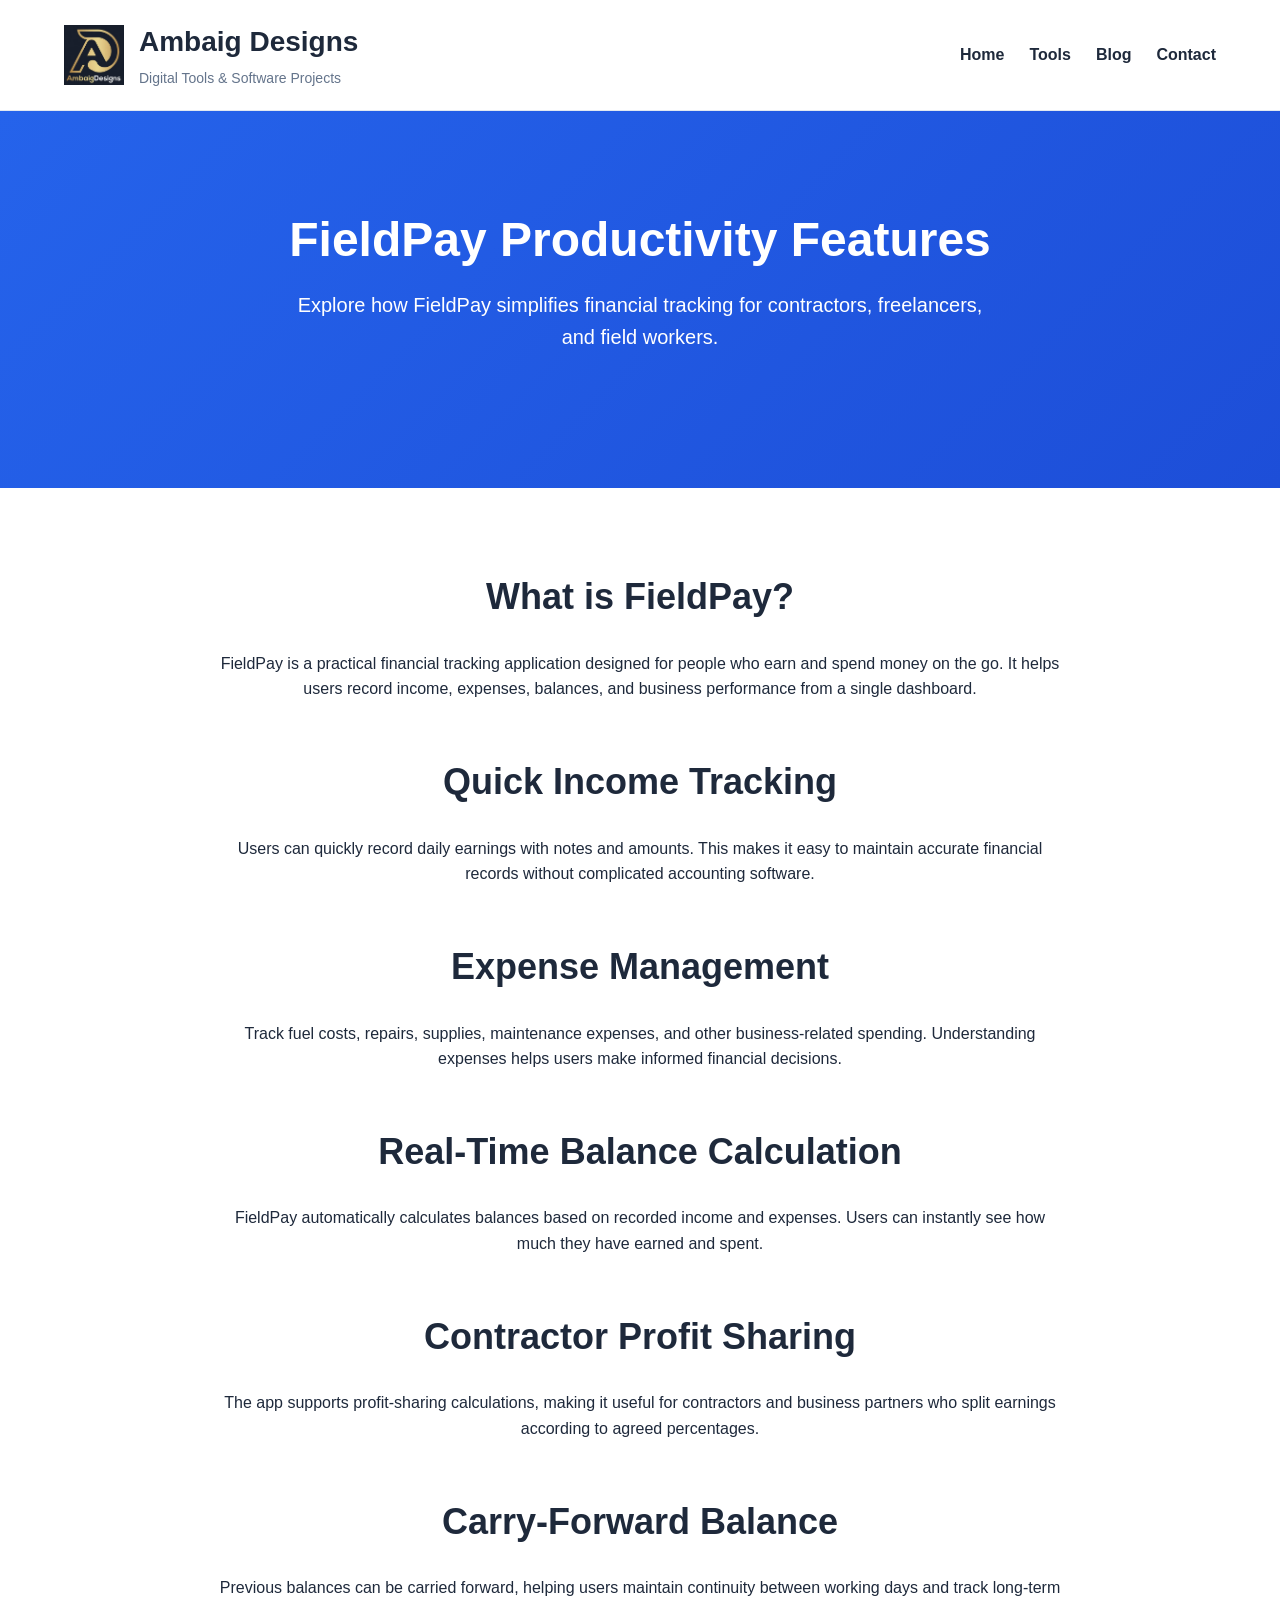
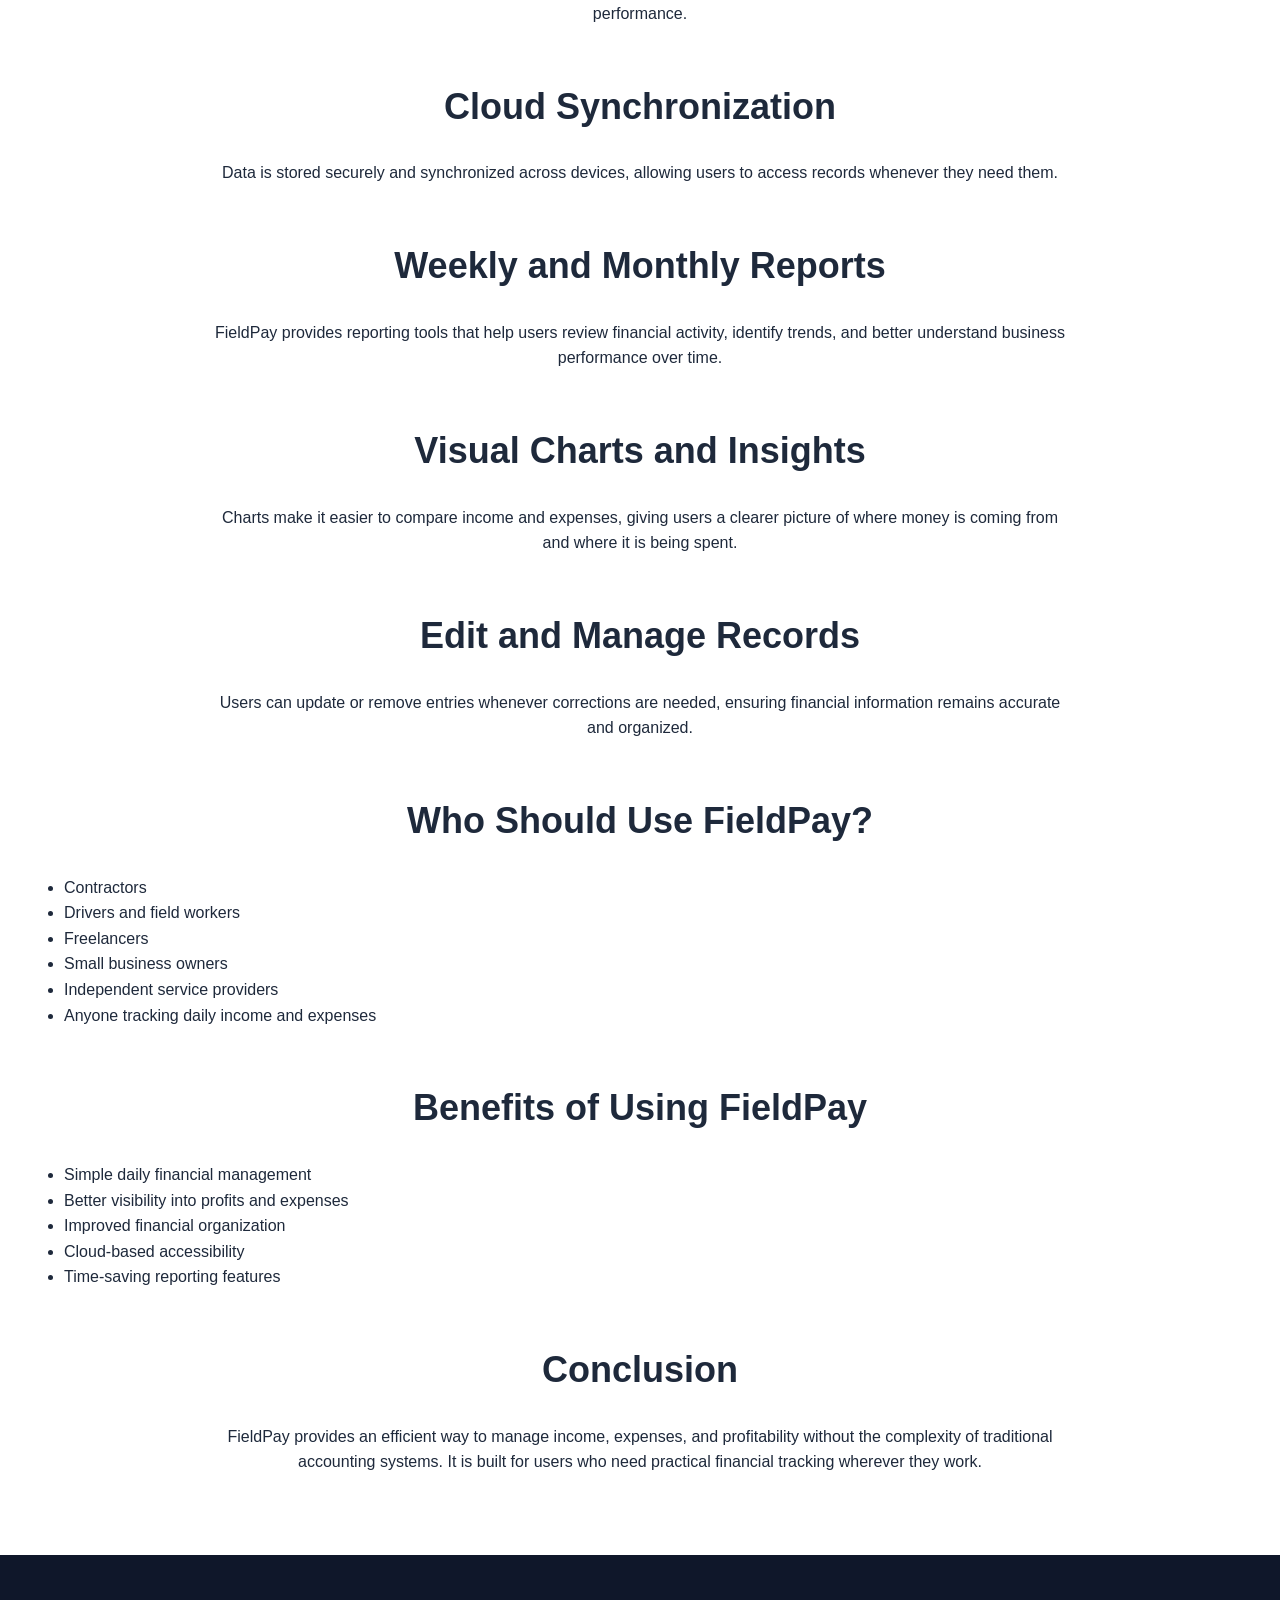
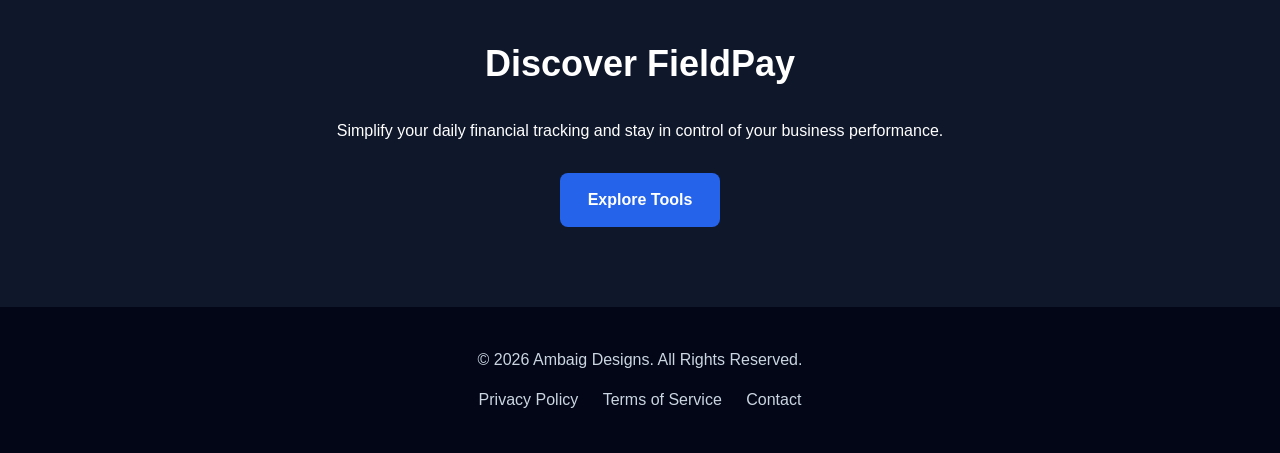
<file: blog/fieldpay-features.html>
<!DOCTYPE html>
<html lang="en">
<head>
<meta charset="UTF-8">
<meta name="viewport" content="width=device-width, initial-scale=1.0">

<title>FieldPay Productivity Features | Ambaig Designs</title>

<meta name="description" content="Discover how FieldPay helps contractors, freelancers, and field workers track income, expenses, profits, and reports from any device.">

<meta name="keywords" content="FieldPay, expense tracker, income tracker, contractor app, freelancer finance app, daily expense tracker">

<link rel="stylesheet" href="../assets/css/style.css">
<link rel="manifest" href="../site.webmanifest">
<link rel="icon" href="../favicon.ico">

</head>

<body>

<header class="header">
<div class="container">

<div class="brand">

<img src="../assets/images/ambaigdesignslogo.png"
alt="Ambaig Designs"
class="logo">

<div>
<h1>Ambaig Designs</h1>
<span>Digital Tools & Software Projects</span>
</div>

</div>

<nav>
<ul>
<li><a href="../index.html">Home</a></li>
<li><a href="../tools.html">Tools</a></li>
<li><a href="../blog.html">Blog</a></li>
<li><a href="../contact.html">Contact</a></li>
</ul>
</nav>

</div>
</header>

<section class="hero">

<div class="container">

<h2>FieldPay Productivity Features</h2>

<p>
Explore how FieldPay simplifies financial tracking
for contractors, freelancers, and field workers.
</p>

</div>

</section>

<section class="intro">

<div class="container">

<h2>What is FieldPay?</h2>

<p>
FieldPay is a practical financial tracking application designed for people who earn and spend money on the go. It helps users record income, expenses, balances, and business performance from a single dashboard.
</p>

<br><br>

<h2>Quick Income Tracking</h2>

<p>
Users can quickly record daily earnings with notes and amounts. This makes it easy to maintain accurate financial records without complicated accounting software.
</p>

<br><br>

<h2>Expense Management</h2>

<p>
Track fuel costs, repairs, supplies, maintenance expenses, and other business-related spending. Understanding expenses helps users make informed financial decisions.
</p>

<br><br>

<h2>Real-Time Balance Calculation</h2>

<p>
FieldPay automatically calculates balances based on recorded income and expenses. Users can instantly see how much they have earned and spent.
</p>

<br><br>

<h2>Contractor Profit Sharing</h2>

<p>
The app supports profit-sharing calculations, making it useful for contractors and business partners who split earnings according to agreed percentages.
</p>

<br><br>

<h2>Carry-Forward Balance</h2>

<p>
Previous balances can be carried forward, helping users maintain continuity between working days and track long-term performance.
</p>

<br><br>

<h2>Cloud Synchronization</h2>

<p>
Data is stored securely and synchronized across devices, allowing users to access records whenever they need them.
</p>

<br><br>

<h2>Weekly and Monthly Reports</h2>

<p>
FieldPay provides reporting tools that help users review financial activity, identify trends, and better understand business performance over time.
</p>

<br><br>

<h2>Visual Charts and Insights</h2>

<p>
Charts make it easier to compare income and expenses, giving users a clearer picture of where money is coming from and where it is being spent.
</p>

<br><br>

<h2>Edit and Manage Records</h2>

<p>
Users can update or remove entries whenever corrections are needed, ensuring financial information remains accurate and organized.
</p>

<br><br>

<h2>Who Should Use FieldPay?</h2>

<ul>
<li>Contractors</li>
<li>Drivers and field workers</li>
<li>Freelancers</li>
<li>Small business owners</li>
<li>Independent service providers</li>
<li>Anyone tracking daily income and expenses</li>
</ul>

<br><br>

<h2>Benefits of Using FieldPay</h2>

<ul>
<li>Simple daily financial management</li>
<li>Better visibility into profits and expenses</li>
<li>Improved financial organization</li>
<li>Cloud-based accessibility</li>
<li>Time-saving reporting features</li>
</ul>

<br><br>

<h2>Conclusion</h2>

<p>
FieldPay provides an efficient way to manage income, expenses, and profitability without the complexity of traditional accounting systems. It is built for users who need practical financial tracking wherever they work.
</p>

</div>

</section>

<section class="cta">

<div class="container">

<h2>Discover FieldPay</h2>

<p>
Simplify your daily financial tracking and stay in control of your business performance.
</p>

<a href="../tools.html" class="btn-primary">
Explore Tools
</a>

</div>

</section>

<footer class="footer">

<div class="container">

<p>© 2026 Ambaig Designs. All Rights Reserved.</p>

<div class="footer-links">
<a href="../privacy.html">Privacy Policy</a>
<a href="../terms.html">Terms of Service</a>
<a href="../contact.html">Contact</a>
</div>

</div>

</footer>

</body>
</html>
</file>
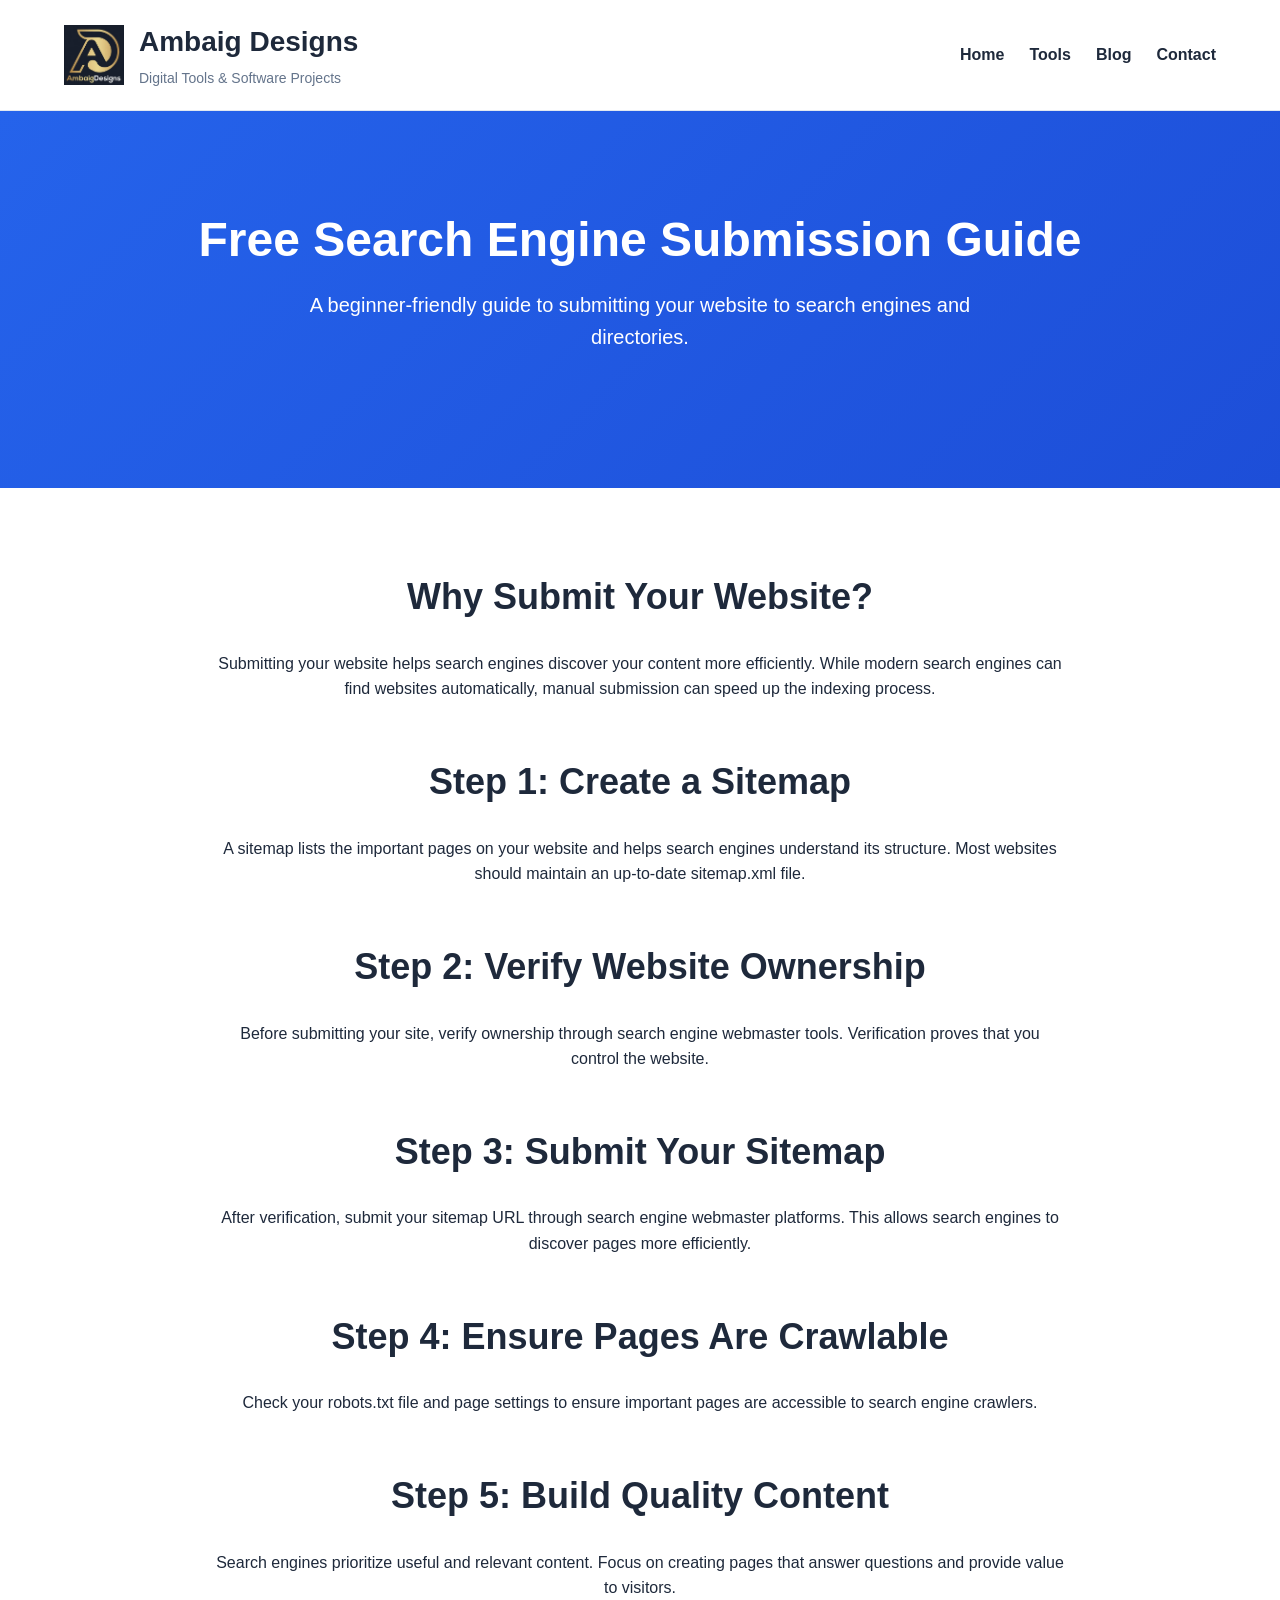
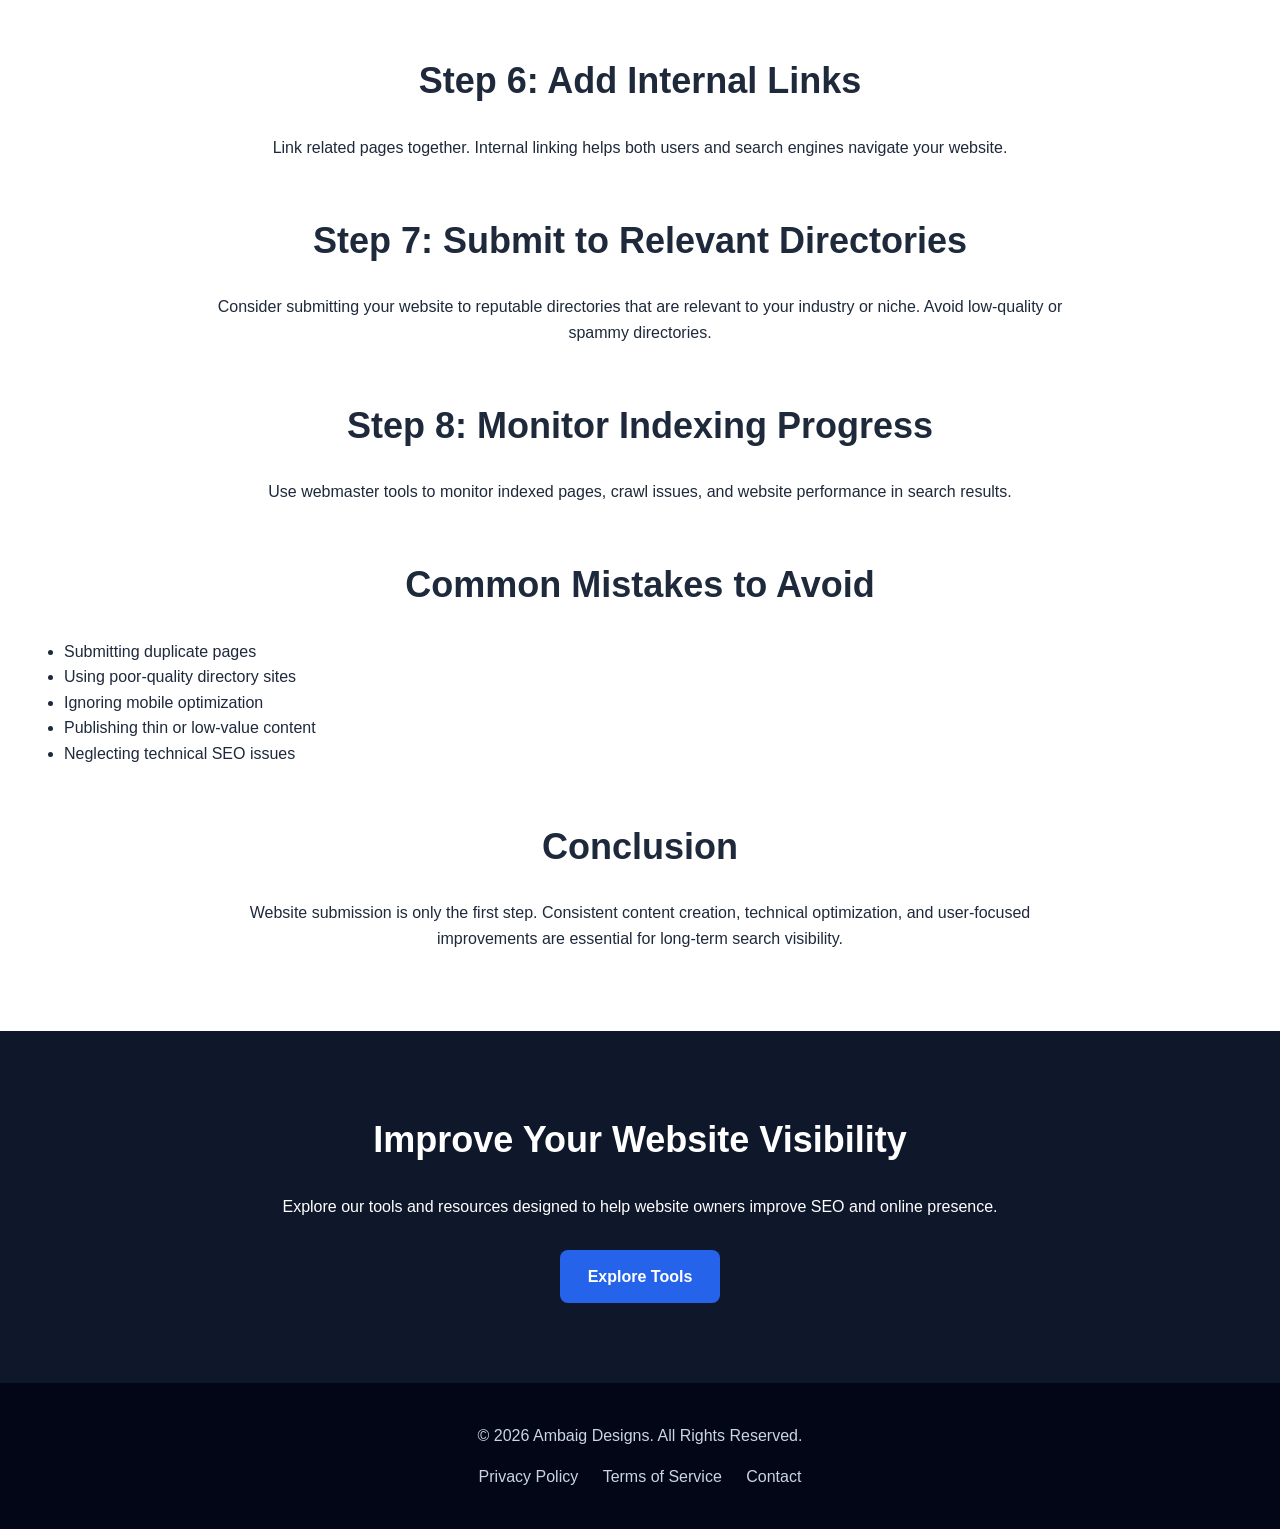
<file: blog/free-search-engine-submission-guide.html>
<!DOCTYPE html>
<html lang="en">
<head>
<meta charset="UTF-8">
<meta name="viewport" content="width=device-width, initial-scale=1.0">

<title>Free Search Engine Submission Guide | Ambaig Designs</title>

<meta name="description" content="A beginner-friendly guide to submitting your website to search engines and directories for faster discovery and indexing.">

<meta name="keywords" content="search engine submission, website indexing, SEO guide, submit website, search engines">

<link rel="stylesheet" href="../assets/css/style.css">
<link rel="manifest" href="../site.webmanifest">
<link rel="icon" href="../favicon.ico">

</head>

<body>

<header class="header">
<div class="container">

<div class="brand">

<img src="../assets/images/ambaigdesignslogo.png"
alt="Ambaig Designs"
class="logo">

<div>
<h1>Ambaig Designs</h1>
<span>Digital Tools & Software Projects</span>
</div>

</div>

<nav>
<ul>
<li><a href="../index.html">Home</a></li>
<li><a href="../tools.html">Tools</a></li>
<li><a href="../blog.html">Blog</a></li>
<li><a href="../contact.html">Contact</a></li>
</ul>
</nav>

</div>
</header>

<section class="hero">

<div class="container">

<h2>Free Search Engine Submission Guide</h2>

<p>
A beginner-friendly guide to submitting your website
to search engines and directories.
</p>

</div>

</section>

<section class="intro">

<div class="container">

<h2>Why Submit Your Website?</h2>

<p>
Submitting your website helps search engines discover your content more efficiently. While modern search engines can find websites automatically, manual submission can speed up the indexing process.
</p>

<br><br>

<h2>Step 1: Create a Sitemap</h2>

<p>
A sitemap lists the important pages on your website and helps search engines understand its structure. Most websites should maintain an up-to-date sitemap.xml file.
</p>

<br><br>

<h2>Step 2: Verify Website Ownership</h2>

<p>
Before submitting your site, verify ownership through search engine webmaster tools. Verification proves that you control the website.
</p>

<br><br>

<h2>Step 3: Submit Your Sitemap</h2>

<p>
After verification, submit your sitemap URL through search engine webmaster platforms. This allows search engines to discover pages more efficiently.
</p>

<br><br>

<h2>Step 4: Ensure Pages Are Crawlable</h2>

<p>
Check your robots.txt file and page settings to ensure important pages are accessible to search engine crawlers.
</p>

<br><br>

<h2>Step 5: Build Quality Content</h2>

<p>
Search engines prioritize useful and relevant content. Focus on creating pages that answer questions and provide value to visitors.
</p>

<br><br>

<h2>Step 6: Add Internal Links</h2>

<p>
Link related pages together. Internal linking helps both users and search engines navigate your website.
</p>

<br><br>

<h2>Step 7: Submit to Relevant Directories</h2>

<p>
Consider submitting your website to reputable directories that are relevant to your industry or niche. Avoid low-quality or spammy directories.
</p>

<br><br>

<h2>Step 8: Monitor Indexing Progress</h2>

<p>
Use webmaster tools to monitor indexed pages, crawl issues, and website performance in search results.
</p>

<br><br>

<h2>Common Mistakes to Avoid</h2>

<ul>
<li>Submitting duplicate pages</li>
<li>Using poor-quality directory sites</li>
<li>Ignoring mobile optimization</li>
<li>Publishing thin or low-value content</li>
<li>Neglecting technical SEO issues</li>
</ul>

<br><br>

<h2>Conclusion</h2>

<p>
Website submission is only the first step. Consistent content creation, technical optimization, and user-focused improvements are essential for long-term search visibility.
</p>

</div>

</section>

<section class="cta">

<div class="container">

<h2>Improve Your Website Visibility</h2>

<p>
Explore our tools and resources designed to help website owners improve SEO and online presence.
</p>

<a href="../tools.html" class="btn-primary">
Explore Tools
</a>

</div>

</section>

<footer class="footer">

<div class="container">

<p>© 2026 Ambaig Designs. All Rights Reserved.</p>

<div class="footer-links">
<a href="../privacy.html">Privacy Policy</a>
<a href="../terms.html">Terms of Service</a>
<a href="../contact.html">Contact</a>
</div>

</div>

</footer>

</body>
</html>
</file>
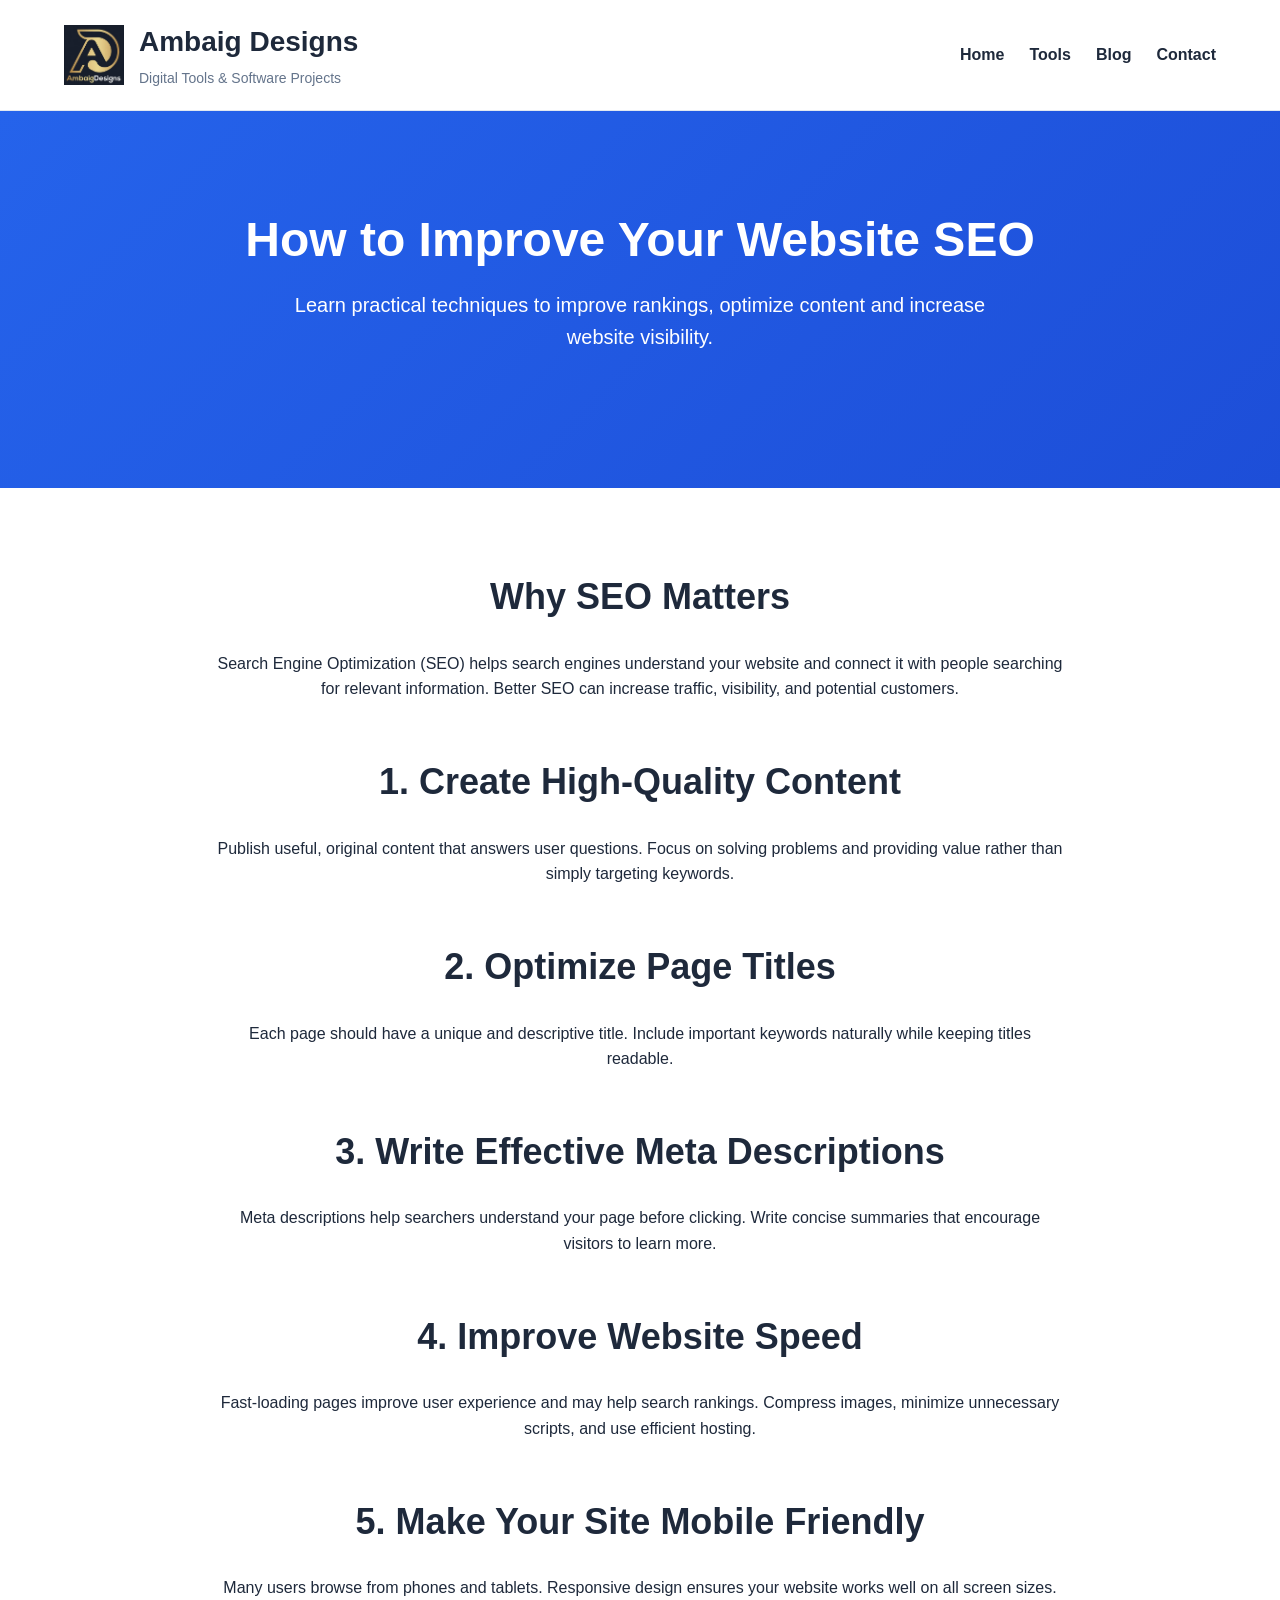
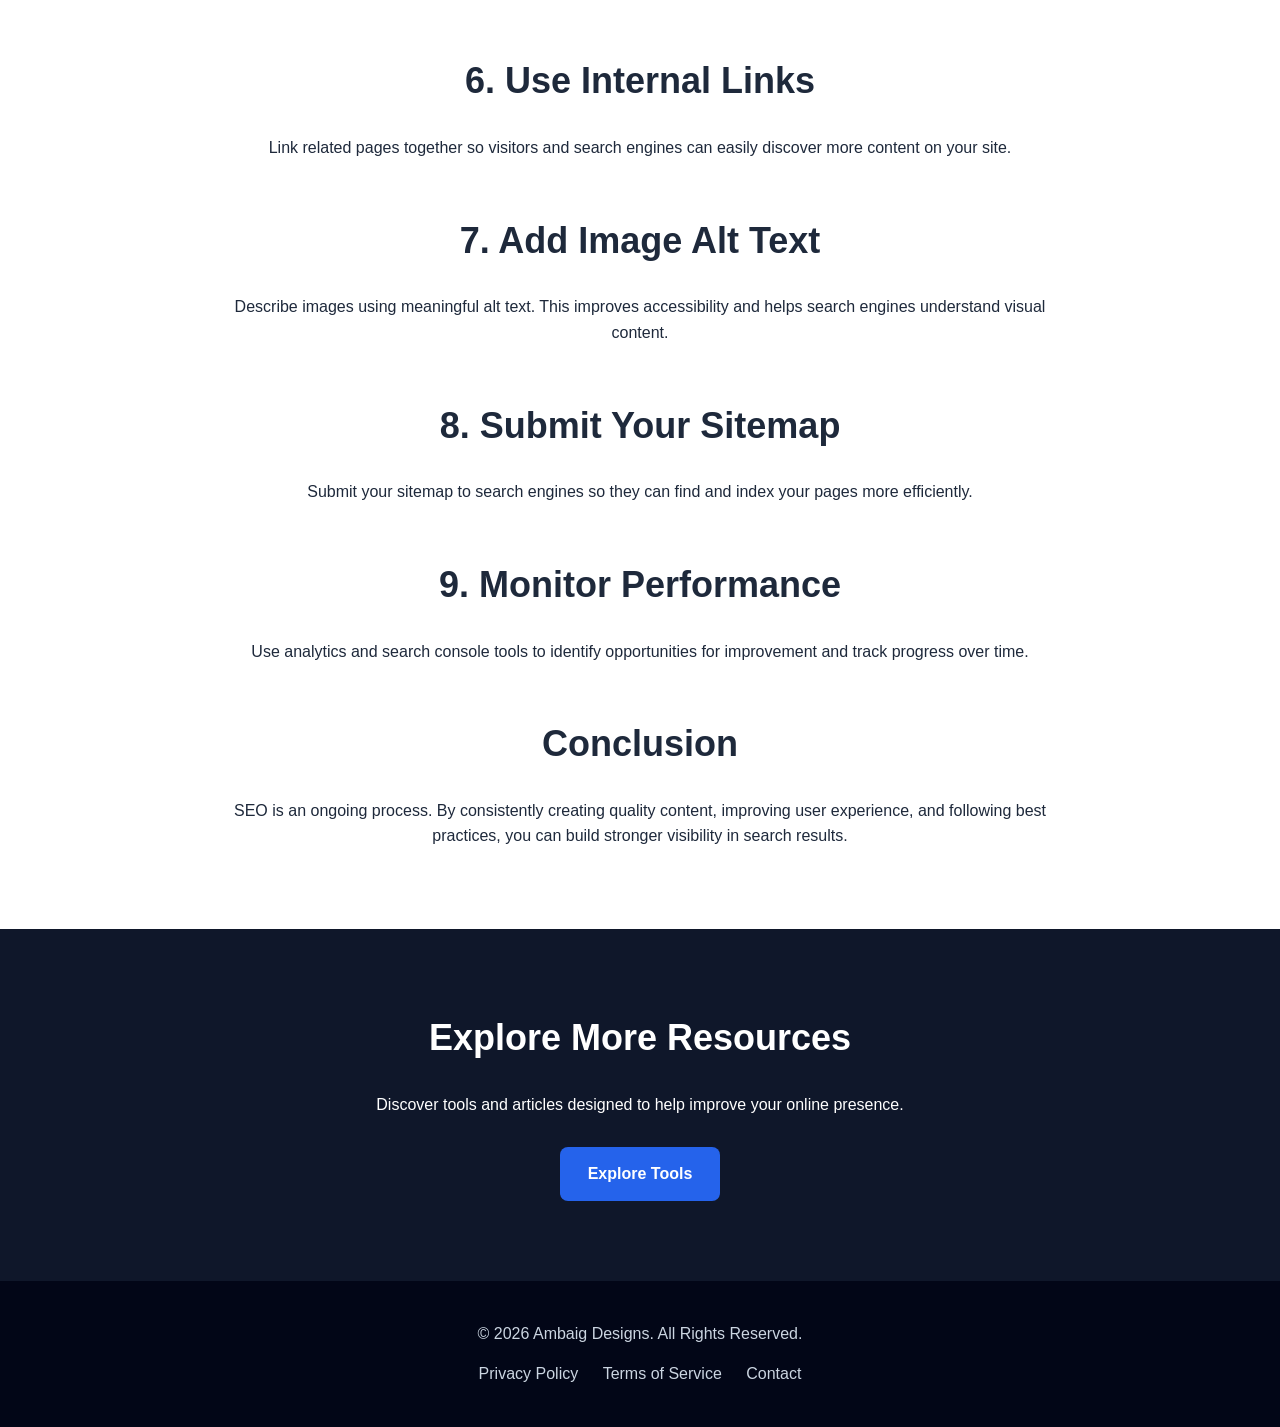
<file: blog/improve-website-seo.html>
<!DOCTYPE html>
<html lang="en">
<head>
<meta charset="UTF-8">
<meta name="viewport" content="width=device-width, initial-scale=1.0">

<title>How to Improve Your Website SEO | Ambaig Designs</title>

<meta name="description" content="Learn practical techniques to improve rankings, optimize content, and increase website visibility.">

<meta name="keywords" content="SEO, website optimization, search engine optimization, website rankings">

<link rel="stylesheet" href="../assets/css/style.css">
<link rel="manifest" href="../site.webmanifest">
<link rel="icon" href="../favicon.ico">

</head>

<body>

<header class="header">
<div class="container">

<div class="brand">

<img src="../assets/images/ambaigdesignslogo.png"
alt="Ambaig Designs"
class="logo">

<div>
<h1>Ambaig Designs</h1>
<span>Digital Tools & Software Projects</span>
</div>

</div>

<nav>
<ul>
<li><a href="../index.html">Home</a></li>
<li><a href="../tools.html">Tools</a></li>
<li><a href="../blog.html">Blog</a></li>
<li><a href="../contact.html">Contact</a></li>
</ul>
</nav>

</div>
</header>

<section class="hero">

<div class="container">

<h2>How to Improve Your Website SEO</h2>

<p>
Learn practical techniques to improve rankings,
optimize content and increase website visibility.
</p>

</div>

</section>

<section class="intro">

<div class="container">

<h2>Why SEO Matters</h2>

<p>
Search Engine Optimization (SEO) helps search engines understand your website and connect it with people searching for relevant information. Better SEO can increase traffic, visibility, and potential customers.
</p>

<br><br>

<h2>1. Create High-Quality Content</h2>

<p>
Publish useful, original content that answers user questions. Focus on solving problems and providing value rather than simply targeting keywords.
</p>

<br><br>

<h2>2. Optimize Page Titles</h2>

<p>
Each page should have a unique and descriptive title. Include important keywords naturally while keeping titles readable.
</p>

<br><br>

<h2>3. Write Effective Meta Descriptions</h2>

<p>
Meta descriptions help searchers understand your page before clicking. Write concise summaries that encourage visitors to learn more.
</p>

<br><br>

<h2>4. Improve Website Speed</h2>

<p>
Fast-loading pages improve user experience and may help search rankings. Compress images, minimize unnecessary scripts, and use efficient hosting.
</p>

<br><br>

<h2>5. Make Your Site Mobile Friendly</h2>

<p>
Many users browse from phones and tablets. Responsive design ensures your website works well on all screen sizes.
</p>

<br><br>

<h2>6. Use Internal Links</h2>

<p>
Link related pages together so visitors and search engines can easily discover more content on your site.
</p>

<br><br>

<h2>7. Add Image Alt Text</h2>

<p>
Describe images using meaningful alt text. This improves accessibility and helps search engines understand visual content.
</p>

<br><br>

<h2>8. Submit Your Sitemap</h2>

<p>
Submit your sitemap to search engines so they can find and index your pages more efficiently.
</p>

<br><br>

<h2>9. Monitor Performance</h2>

<p>
Use analytics and search console tools to identify opportunities for improvement and track progress over time.
</p>

<br><br>

<h2>Conclusion</h2>

<p>
SEO is an ongoing process. By consistently creating quality content, improving user experience, and following best practices, you can build stronger visibility in search results.
</p>

</div>

</section>

<section class="cta">

<div class="container">

<h2>Explore More Resources</h2>

<p>
Discover tools and articles designed to help improve your online presence.
</p>

<a href="../tools.html" class="btn-primary">
Explore Tools
</a>

</div>

</section>

<footer class="footer">

<div class="container">

<p>© 2026 Ambaig Designs. All Rights Reserved.</p>

<div class="footer-links">
<a href="../privacy.html">Privacy Policy</a>
<a href="../terms.html">Terms of Service</a>
<a href="../contact.html">Contact</a>
</div>

</div>

</footer>

</body>
</html>
</file>
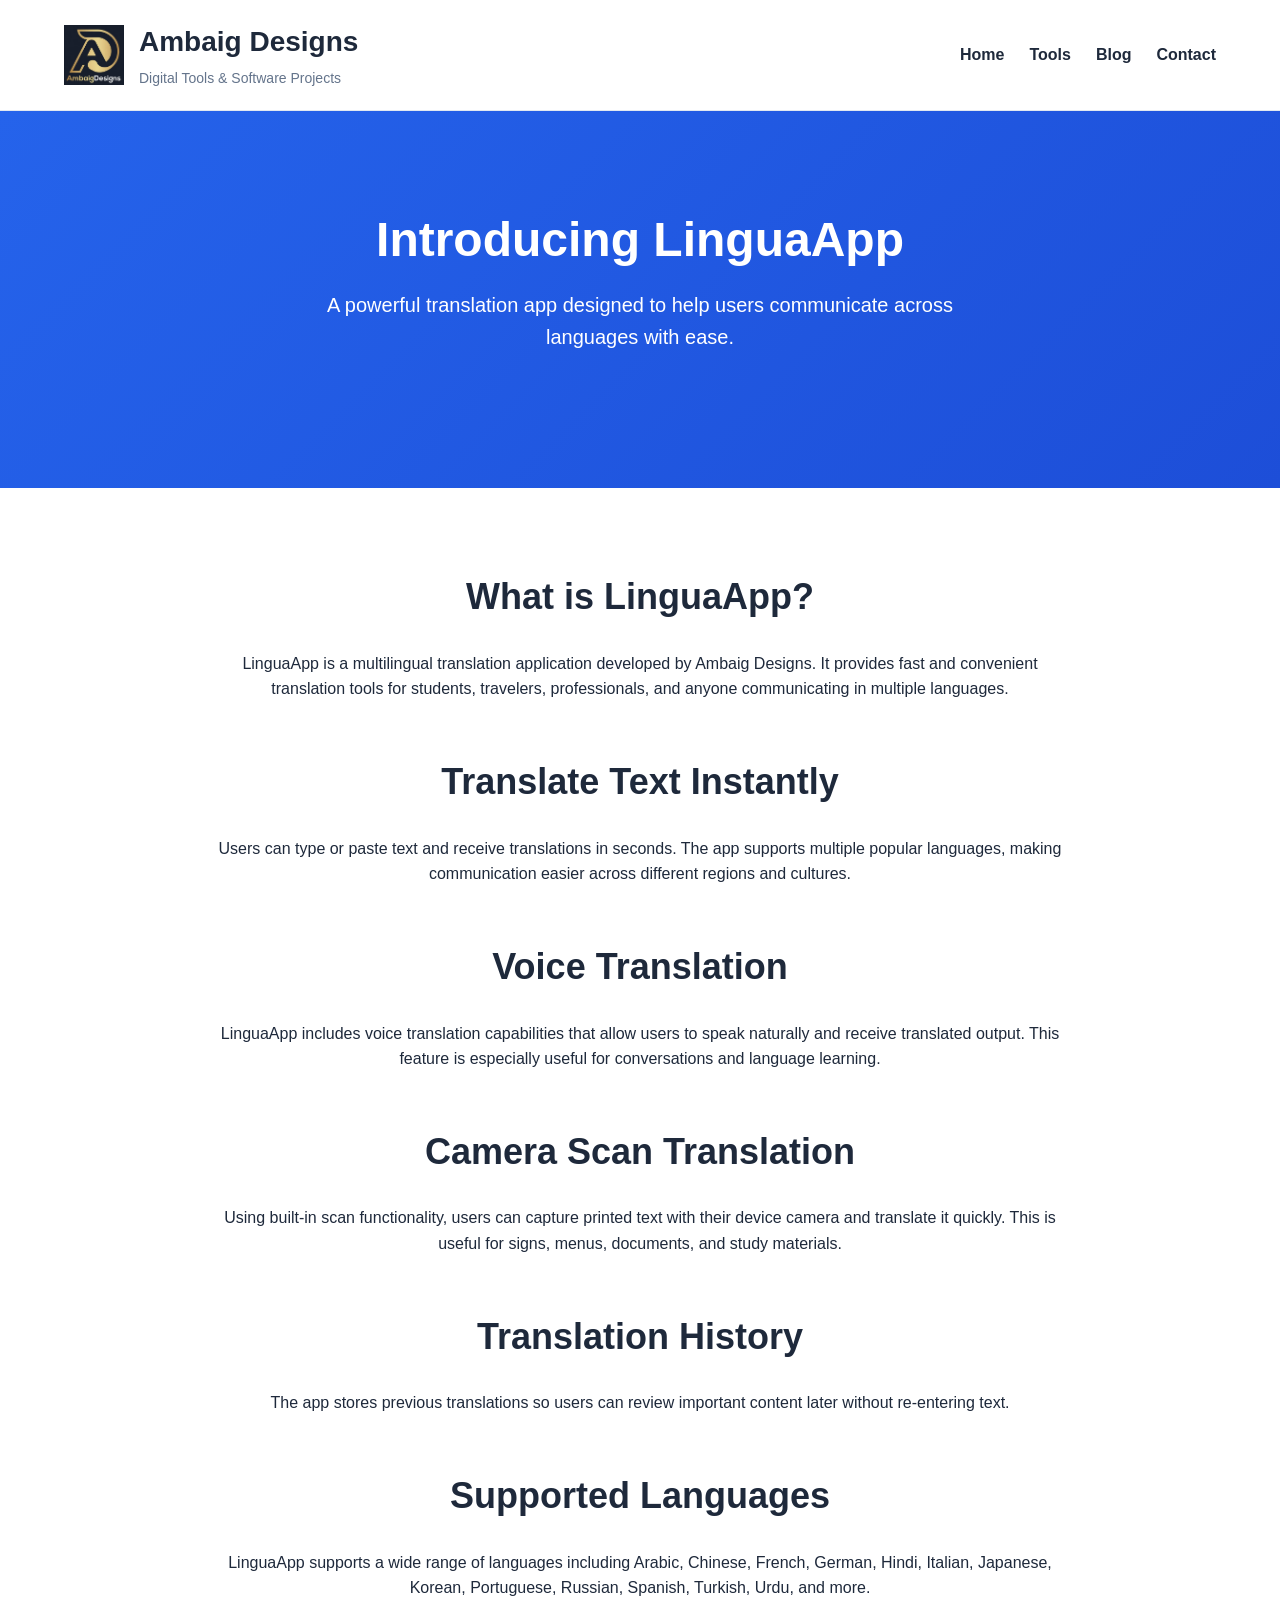
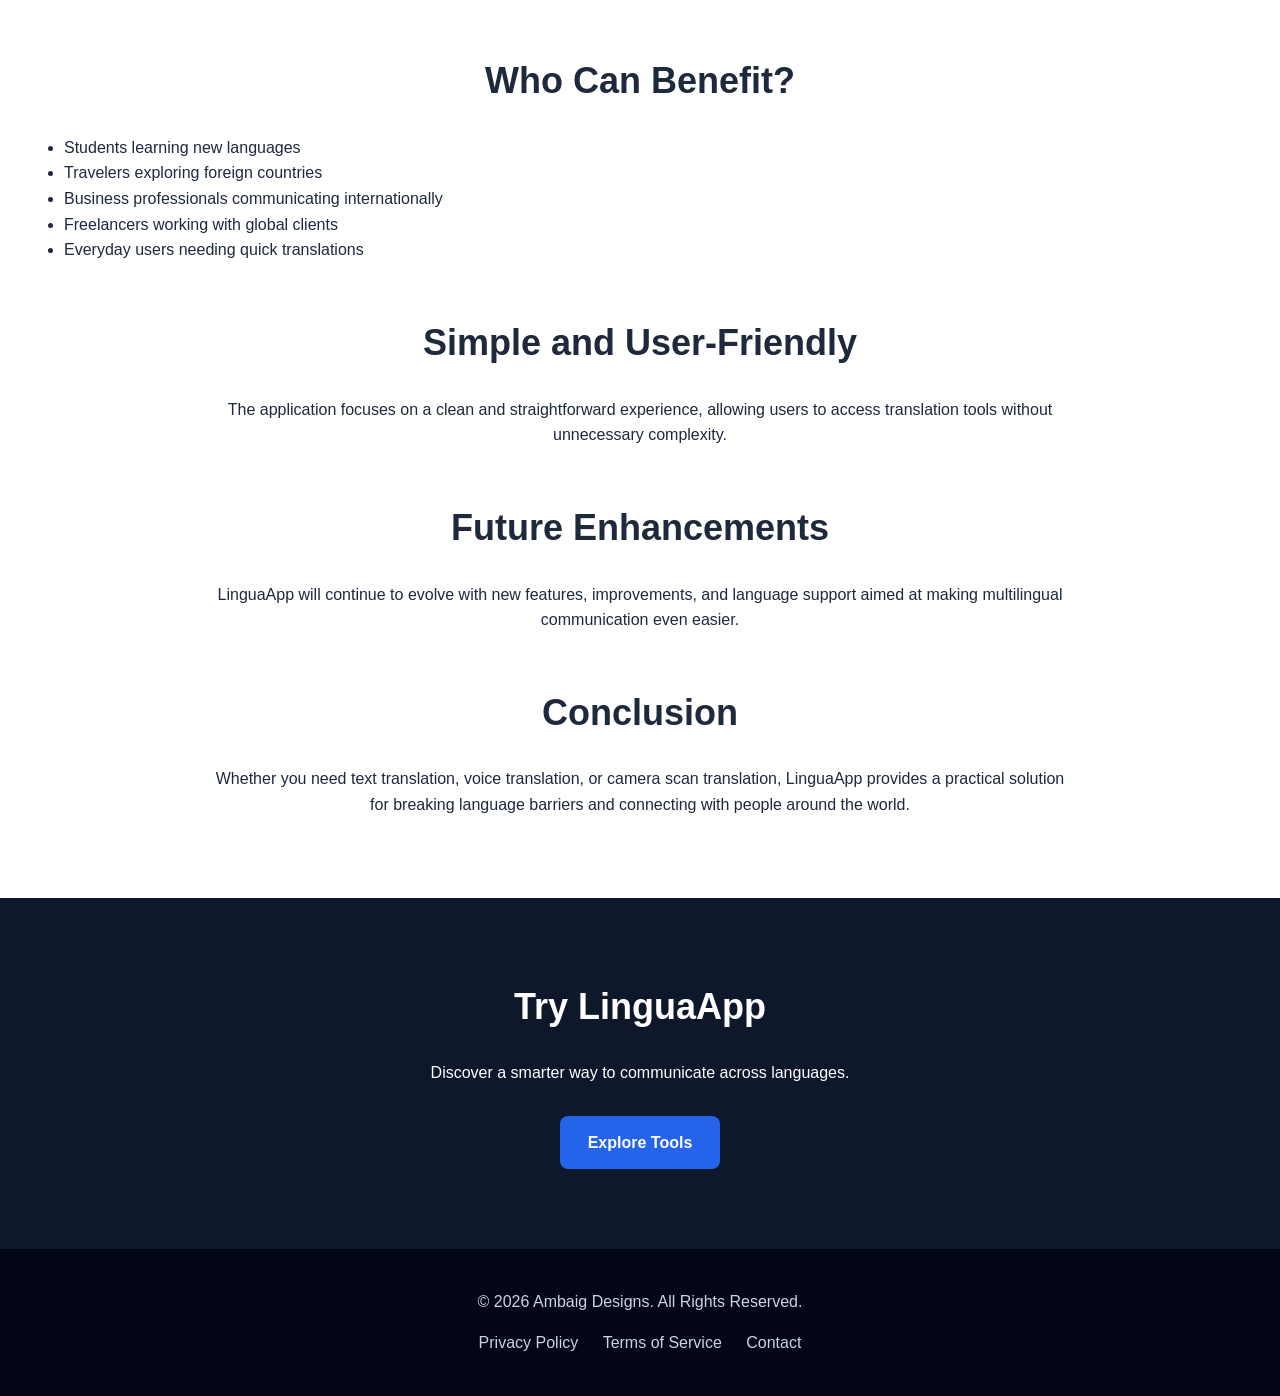
<file: blog/linguaapp-overview.html>
<!DOCTYPE html>
<html lang="en">
<head>
<meta charset="UTF-8">
<meta name="viewport" content="width=device-width, initial-scale=1.0">

<title>Introducing LinguaApp | Ambaig Designs</title>

<meta name="description" content="Learn about LinguaApp, a multilingual translation application featuring text, voice, and camera scan translation.">

<meta name="keywords" content="LinguaApp, translation app, voice translation, language translator, OCR translation">

<link rel="stylesheet" href="../assets/css/style.css">
<link rel="manifest" href="../site.webmanifest">
<link rel="icon" href="../favicon.ico">

</head>

<body>

<header class="header">
<div class="container">

<div class="brand">

<img src="../assets/images/ambaigdesignslogo.png"
alt="Ambaig Designs"
class="logo">

<div>
<h1>Ambaig Designs</h1>
<span>Digital Tools & Software Projects</span>
</div>

</div>

<nav>
<ul>
<li><a href="../index.html">Home</a></li>
<li><a href="../tools.html">Tools</a></li>
<li><a href="../blog.html">Blog</a></li>
<li><a href="../contact.html">Contact</a></li>
</ul>
</nav>

</div>
</header>

<section class="hero">

<div class="container">

<h2>Introducing LinguaApp</h2>

<p>
A powerful translation app designed to help users
communicate across languages with ease.
</p>

</div>

</section>

<section class="intro">

<div class="container">

<h2>What is LinguaApp?</h2>

<p>
LinguaApp is a multilingual translation application developed by Ambaig Designs. It provides fast and convenient translation tools for students, travelers, professionals, and anyone communicating in multiple languages.
</p>

<br><br>

<h2>Translate Text Instantly</h2>

<p>
Users can type or paste text and receive translations in seconds. The app supports multiple popular languages, making communication easier across different regions and cultures.
</p>

<br><br>

<h2>Voice Translation</h2>

<p>
LinguaApp includes voice translation capabilities that allow users to speak naturally and receive translated output. This feature is especially useful for conversations and language learning.
</p>

<br><br>

<h2>Camera Scan Translation</h2>

<p>
Using built-in scan functionality, users can capture printed text with their device camera and translate it quickly. This is useful for signs, menus, documents, and study materials.
</p>

<br><br>

<h2>Translation History</h2>

<p>
The app stores previous translations so users can review important content later without re-entering text.
</p>

<br><br>

<h2>Supported Languages</h2>

<p>
LinguaApp supports a wide range of languages including Arabic, Chinese, French, German, Hindi, Italian, Japanese, Korean, Portuguese, Russian, Spanish, Turkish, Urdu, and more.
</p>

<br><br>

<h2>Who Can Benefit?</h2>

<ul>
<li>Students learning new languages</li>
<li>Travelers exploring foreign countries</li>
<li>Business professionals communicating internationally</li>
<li>Freelancers working with global clients</li>
<li>Everyday users needing quick translations</li>
</ul>

<br><br>

<h2>Simple and User-Friendly</h2>

<p>
The application focuses on a clean and straightforward experience, allowing users to access translation tools without unnecessary complexity.
</p>

<br><br>

<h2>Future Enhancements</h2>

<p>
LinguaApp will continue to evolve with new features, improvements, and language support aimed at making multilingual communication even easier.
</p>

<br><br>

<h2>Conclusion</h2>

<p>
Whether you need text translation, voice translation, or camera scan translation, LinguaApp provides a practical solution for breaking language barriers and connecting with people around the world.
</p>

</div>

</section>

<section class="cta">

<div class="container">

<h2>Try LinguaApp</h2>

<p>
Discover a smarter way to communicate across languages.
</p>

<a href="../tools.html" class="btn-primary">
Explore Tools
</a>

</div>

</section>

<footer class="footer">

<div class="container">

<p>© 2026 Ambaig Designs. All Rights Reserved.</p>

<div class="footer-links">
<a href="../privacy.html">Privacy Policy</a>
<a href="../terms.html">Terms of Service</a>
<a href="../contact.html">Contact</a>
</div>

</div>

</footer>

</body>
</html>
</file>
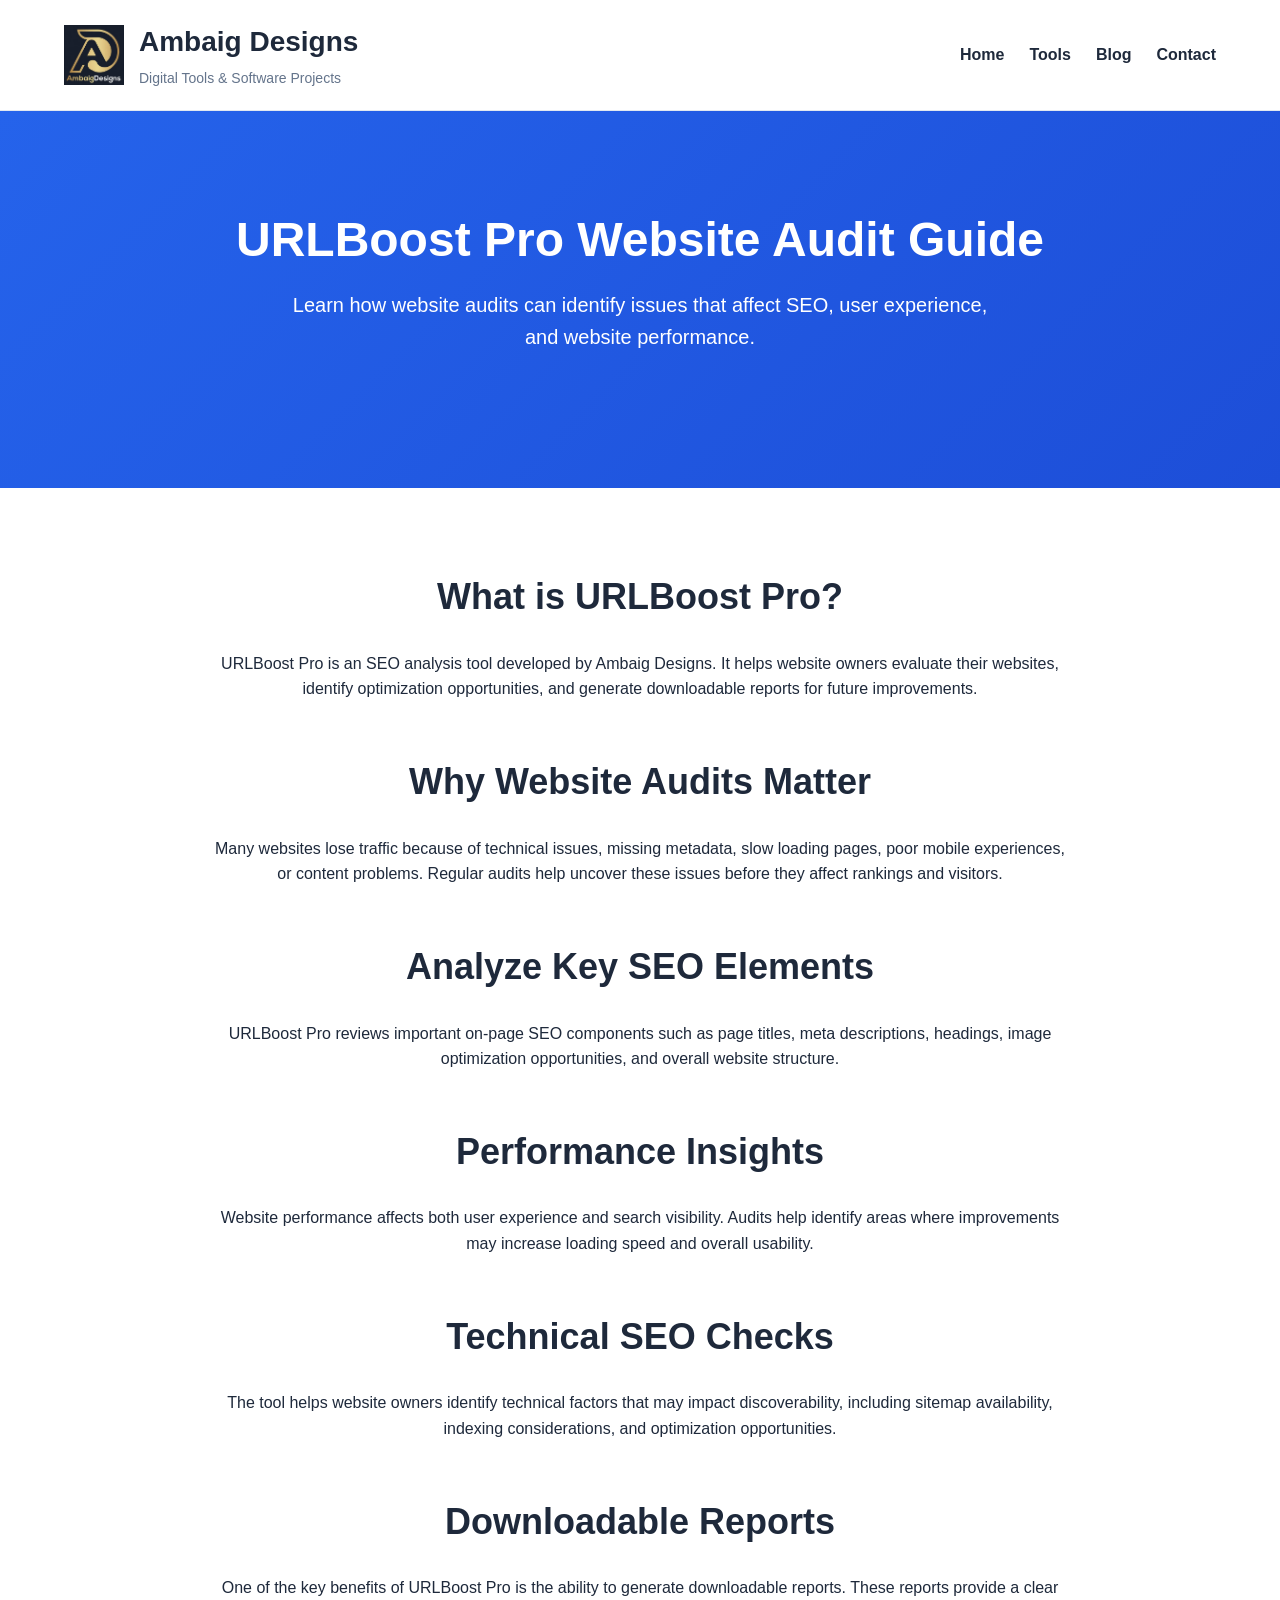
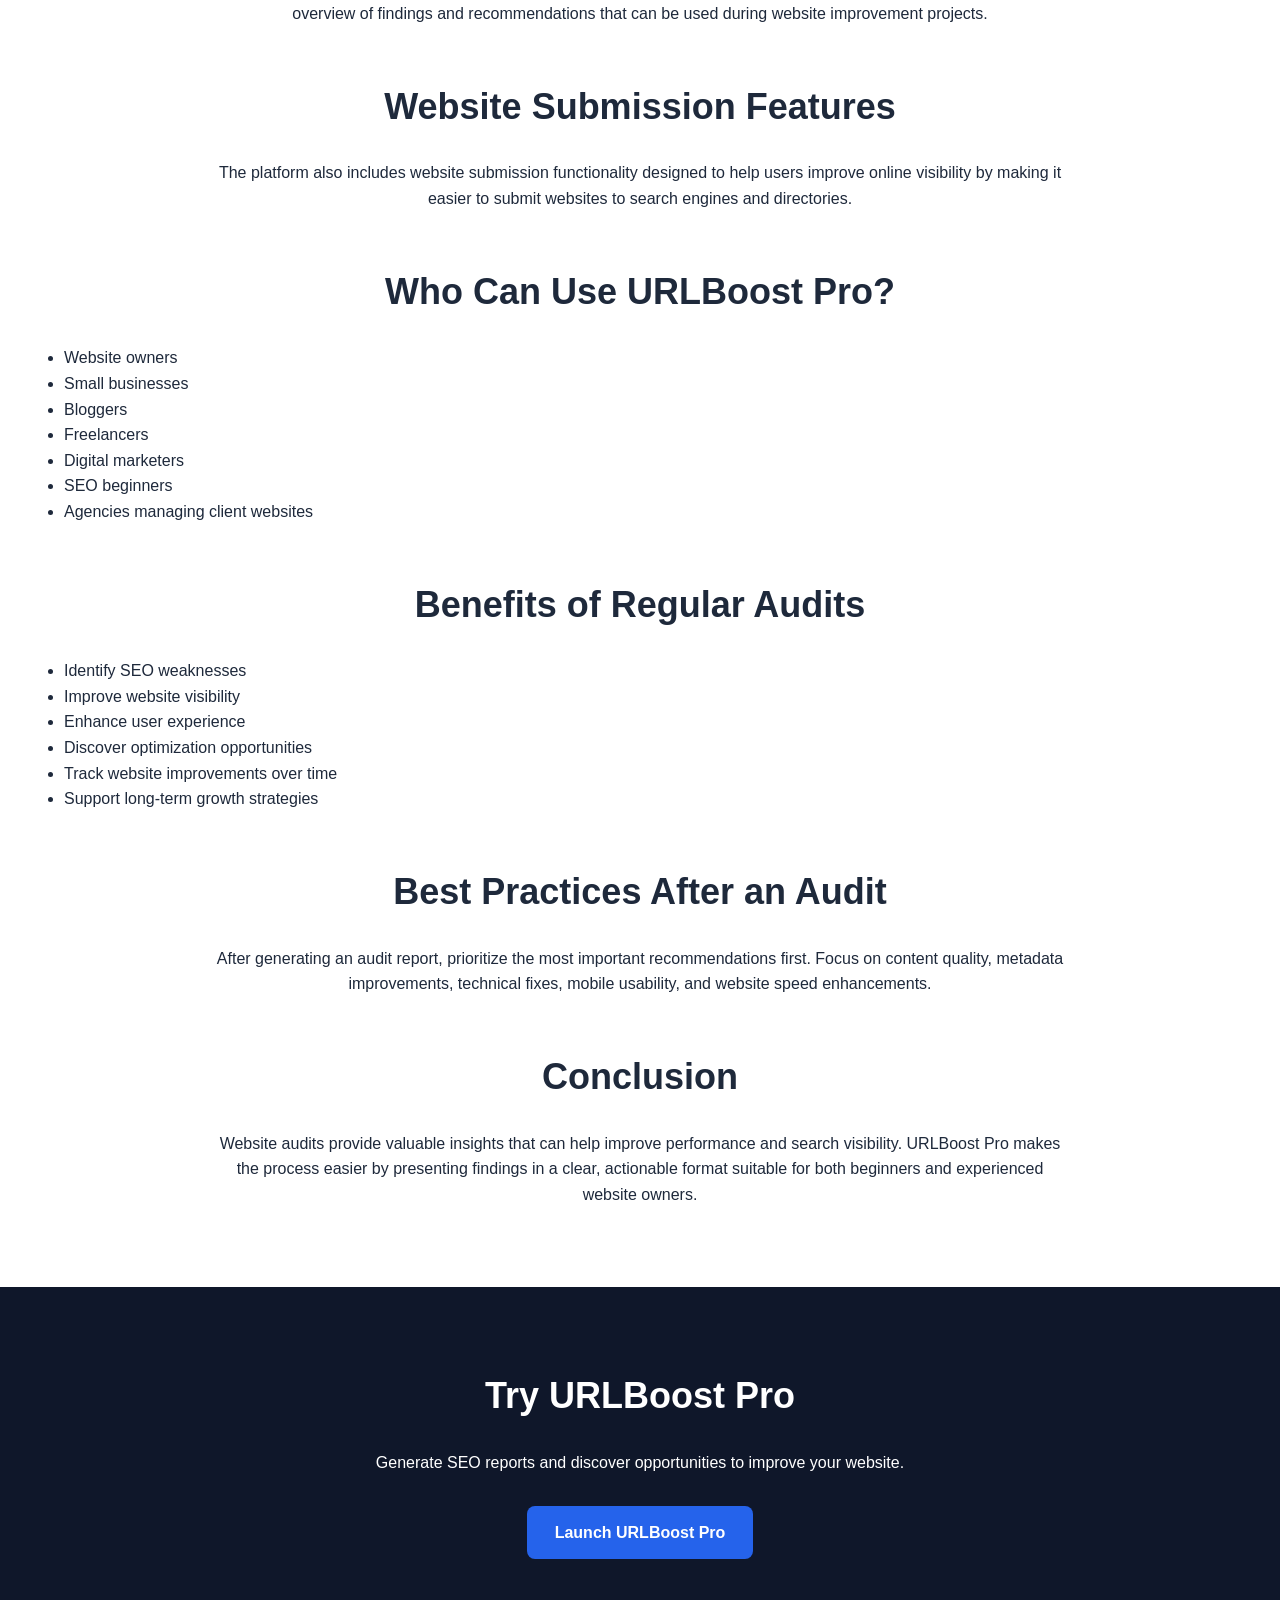
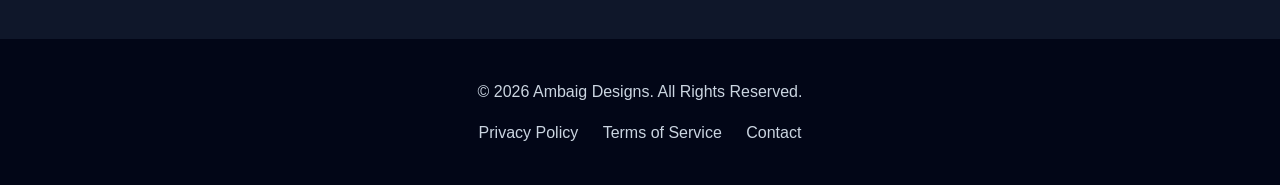
<file: blog/urlboost-pro-guide.html>
<!DOCTYPE html>
<html lang="en">
<head>
<meta charset="UTF-8">
<meta name="viewport" content="width=device-width, initial-scale=1.0">

<title>URLBoost Pro Website Audit Guide | Ambaig Designs</title>

<meta name="description" content="Learn how URLBoost Pro helps website owners identify SEO issues, improve performance, and generate actionable optimization reports.">

<meta name="keywords" content="URLBoost Pro, SEO audit, website audit, technical SEO, SEO report, website optimization">

<link rel="stylesheet" href="../assets/css/style.css">
<link rel="manifest" href="../site.webmanifest">
<link rel="icon" href="../favicon.ico">

</head>

<body>

<header class="header">
<div class="container">

<div class="brand">

<img src="../assets/images/ambaigdesignslogo.png"
alt="Ambaig Designs"
class="logo">

<div>
<h1>Ambaig Designs</h1>
<span>Digital Tools & Software Projects</span>
</div>

</div>

<nav>
<ul>
<li><a href="../index.html">Home</a></li>
<li><a href="../tools.html">Tools</a></li>
<li><a href="../blog.html">Blog</a></li>
<li><a href="../contact.html">Contact</a></li>
</ul>
</nav>

</div>
</header>

<section class="hero">

<div class="container">

<h2>URLBoost Pro Website Audit Guide</h2>

<p>
Learn how website audits can identify issues that affect
SEO, user experience, and website performance.
</p>

</div>

</section>

<section class="intro">

<div class="container">

<h2>What is URLBoost Pro?</h2>

<p>
URLBoost Pro is an SEO analysis tool developed by Ambaig Designs. It helps website owners evaluate their websites, identify optimization opportunities, and generate downloadable reports for future improvements.
</p>

<br><br>

<h2>Why Website Audits Matter</h2>

<p>
Many websites lose traffic because of technical issues, missing metadata, slow loading pages, poor mobile experiences, or content problems. Regular audits help uncover these issues before they affect rankings and visitors.
</p>

<br><br>

<h2>Analyze Key SEO Elements</h2>

<p>
URLBoost Pro reviews important on-page SEO components such as page titles, meta descriptions, headings, image optimization opportunities, and overall website structure.
</p>

<br><br>

<h2>Performance Insights</h2>

<p>
Website performance affects both user experience and search visibility. Audits help identify areas where improvements may increase loading speed and overall usability.
</p>

<br><br>

<h2>Technical SEO Checks</h2>

<p>
The tool helps website owners identify technical factors that may impact discoverability, including sitemap availability, indexing considerations, and optimization opportunities.
</p>

<br><br>

<h2>Downloadable Reports</h2>

<p>
One of the key benefits of URLBoost Pro is the ability to generate downloadable reports. These reports provide a clear overview of findings and recommendations that can be used during website improvement projects.
</p>

<br><br>

<h2>Website Submission Features</h2>

<p>
The platform also includes website submission functionality designed to help users improve online visibility by making it easier to submit websites to search engines and directories.
</p>

<br><br>

<h2>Who Can Use URLBoost Pro?</h2>

<ul>
<li>Website owners</li>
<li>Small businesses</li>
<li>Bloggers</li>
<li>Freelancers</li>
<li>Digital marketers</li>
<li>SEO beginners</li>
<li>Agencies managing client websites</li>
</ul>

<br><br>

<h2>Benefits of Regular Audits</h2>

<ul>
<li>Identify SEO weaknesses</li>
<li>Improve website visibility</li>
<li>Enhance user experience</li>
<li>Discover optimization opportunities</li>
<li>Track website improvements over time</li>
<li>Support long-term growth strategies</li>
</ul>

<br><br>

<h2>Best Practices After an Audit</h2>

<p>
After generating an audit report, prioritize the most important recommendations first. Focus on content quality, metadata improvements, technical fixes, mobile usability, and website speed enhancements.
</p>

<br><br>

<h2>Conclusion</h2>

<p>
Website audits provide valuable insights that can help improve performance and search visibility. URLBoost Pro makes the process easier by presenting findings in a clear, actionable format suitable for both beginners and experienced website owners.
</p>

</div>

</section>

<section class="cta">

<div class="container">

<h2>Try URLBoost Pro</h2>

<p>
Generate SEO reports and discover opportunities to improve your website.
</p>

<a href="https://urlboost-pro.vercel.app/" class="btn-primary">
Launch URLBoost Pro
</a>

</div>

</section>

<footer class="footer">

<div class="container">

<p>© 2026 Ambaig Designs. All Rights Reserved.</p>

<div class="footer-links">
<a href="../privacy.html">Privacy Policy</a>
<a href="../terms.html">Terms of Service</a>
<a href="../contact.html">Contact</a>
</div>

</div>

</footer>

</body>
</html>
</file>
<file: assets/css/style.css>
/* ===== RESET ===== */

*{
    margin:0;
    padding:0;
    box-sizing:border-box;
}

html{
    scroll-behavior:smooth;
}

body{
    font-family:Segoe UI, Tahoma, Geneva, Verdana, sans-serif;
    line-height:1.6;
    background:#f8fafc;
    color:#1e293b;
}

/* ===== CONTAINER ===== */

.container{
    width:90%;
    max-width:1200px;
    margin:auto;
}

/* ===== HEADER ===== */

.header{
    background:#ffffff;
    border-bottom:1px solid #e2e8f0;
    position:sticky;
    top:0;
    z-index:1000;
}

.header .container{
    display:flex;
    justify-content:space-between;
    align-items:center;
    padding:20px 0;
}
.brand{
    display:flex;
    align-items:center;
    gap:15px;
}

.logo{
    width:60px;
    height:60px;
    object-fit:contain;
}
.brand h1{
    font-size:28px;
    font-weight:700;
}

.brand span{
    font-size:14px;
    color:#64748b;
}

nav ul{
    display:flex;
    list-style:none;
    gap:25px;
}

nav a{
    text-decoration:none;
    color:#1e293b;
    font-weight:600;
    transition:.3s;
}

nav a:hover{
    color:#2563eb;
}
/* ===== HERO ===== */
//.hero-image{
  //  max-width:100%;
  //  width:900px;
  //  margin-top:40px;
  //  border-radius:15px;
    //box-shadow:0 10px 30px rgba(0,0,0,.2);
//}
.hero1{
    background:
    linear-gradient(
    rgba(0,0,0,0.55),
    rgba(0,0,0,0.55)),
    url("../images/hero-banner1.png");

    background-size:cover;
    background-position:center;

    color:white;
    text-align:center;
    padding:80px 20px;
}
.hero2{
    background:
    linear-gradient(
    rgba(0,0,0,0.55),
    rgba(0,0,0,0.55)),
    url("../images/hero-banner2.png");

    background-size:cover;
    background-position:center;

    color:white;
    text-align:center;
    padding:120px 20px;
}

.hero3{
    background:
    linear-gradient(
    rgba(0,0,0,0.55),
    rgba(0,0,0,0.55)),
    url("../images/hero-banner3.jpg");

    background-size:cover;
    background-position:center;

    color:white;
    text-align:center;
    padding:120px 20px;
         }
.hero{
   background:linear-gradient(135deg,#2563eb,#1d4ed8);
   color:white;
   text-align:center;
    padding:100px 20px;
    
}

.hero h2{
    font-size:48px;
    margin-bottom:20px;
    line-height:1.2;
}

.hero p{
    max-width:700px;
    margin:0 auto 35px;
    font-size:20px;
}

.hero-buttons{
    display:flex;
    justify-content:center;
    gap:15px;
    flex-wrap:wrap;
}
.btn-primary{
    display:inline-block;
    padding:14px 28px;
    background:#2563eb;
    color:white;
    text-decoration:none;
    border-radius:8px;
    font-weight:600;
    transition:.3s;
}

.btn-primary:hover{
    background:#1d4ed8;
}

.btn-secondary{
    display:inline-block;
    padding:14px 28px;
    border:2px solid #2563eb;
    color:#2563eb;
    text-decoration:none;
    border-radius:8px;
    font-weight:600;
    transition:.3s;
}

.btn-secondary:hover{
    background:#2563eb;
    color:white;
}
.btn-primary,
.btn-secondary{
    text-decoration:none;
    padding:14px 28px;
    border-radius:8px;
    font-weight:600;
    transition:.3s;
}

.btn-primary{
    background:white;
    color:#2563eb;
}

.btn-primary:hover{
    transform:translateY(-2px);
}

.btn-secondary{
    border:2px solid white;
    color:white;
}

.btn-secondary:hover{
    background:white;
    color:#2563eb;
}

/* ===== SECTIONS ===== */

section{
    padding:80px 0;
}

section h2{
    text-align:center;
    font-size:36px;
    margin-bottom:25px;
}

section p{
    text-align:center;
    max-width:850px;
    margin:auto;
}

/* ===== GRID ===== */

.grid{
    display:grid;
    grid-template-columns:repeat(auto-fit,minmax(300px,1fr));
    gap:30px;
    margin-top:50px;
}
.tools-grid{
    display:grid;
    grid-template-columns:repeat(auto-fit,minmax(280px,1fr));
    gap:20px;
    padding:40px;
}

.tool-card{
    background:white;
    border-radius:12px;
    padding:25px;
    box-shadow:0 4px 12px rgba(0,0,0,.08);
}

.tool-card h3{
    margin-bottom:10px;
}

.tool-card a{
    display:inline-block;
    margin-top:15px;
    color:#2563eb;
    font-weight:600;
}
/* ===== CARDS ===== */

.card{
    background:white;
    border-radius:15px;
    padding:30px;
    box-shadow:0 10px 30px rgba(0,0,0,.08);
    transition:.3s;
}

.card:hover{
    transform:translateY(-6px);
}

.card h3{
    margin-bottom:15px;
    color:#0f172a;
}

.card p{
    text-align:left;
    margin-bottom:15px;
}

.card ul{
    padding-left:18px;
    margin-bottom:20px;
}

.card li{
    margin-bottom:8px;
}

/* ===== CARD BUTTON ===== */

.card-btn{
    display:inline-block;
    text-decoration:none;
    background:#2563eb;
    color:white;
    padding:12px 22px;
    border-radius:8px;
    font-weight:600;
    transition:.3s;
}

.card-btn:hover{
    background:#1d4ed8;
}

/* ===== FEATURE BOX ===== */

.feature-box{
    background:white;
    padding:30px;
    border-radius:15px;
    box-shadow:0 10px 25px rgba(0,0,0,.08);
    text-align:center;
}

.feature-box h3{
    margin-bottom:15px;
}

/* ===== ALTERNATING SECTIONS ===== */

.intro{
    background:#ffffff;
}

.projects{
    background:#f8fafc;
}

.features{
    background:#ffffff;
}

.roadmap{
    background:#f8fafc;
}

.updates{
    background:#ffffff;
}

/* ===== CTA ===== */

.cta{
    background:#0f172a;
    color:white;
    text-align:center;
}

.cta h2{
    color:white;
}

.cta p{
    margin-bottom:30px;
}

.cta .btn-primary{
    background:#2563eb;
    color:white;
}

.cta .btn-primary:hover{
    background:#1d4ed8;
}

/* ===== FOOTER ===== */

.footer{
    background:#020617;
    color:#cbd5e1;
    text-align:center;
    padding:40px 0;
}

.footer-links{
    margin-top:15px;
}

.footer-links a{
    color:#cbd5e1;
    text-decoration:none;
    margin:0 10px;
}

.footer-links a:hover{
    color:white;
}

/* ===== MOBILE ===== */

@media(max-width:768px){

    .header .container{
        flex-direction:column;
        gap:15px;
    }

    nav ul{
        flex-wrap:wrap;
        justify-content:center;
        gap:15px;
    }

    .hero{
        padding:80px 20px;
    }

    .hero h2{
        font-size:34px;
    }

    .hero p{
        font-size:18px;
    }

    section h2{
        font-size:28px;
    }

    .grid{
        grid-template-columns:1fr;
    }
}
</file>
